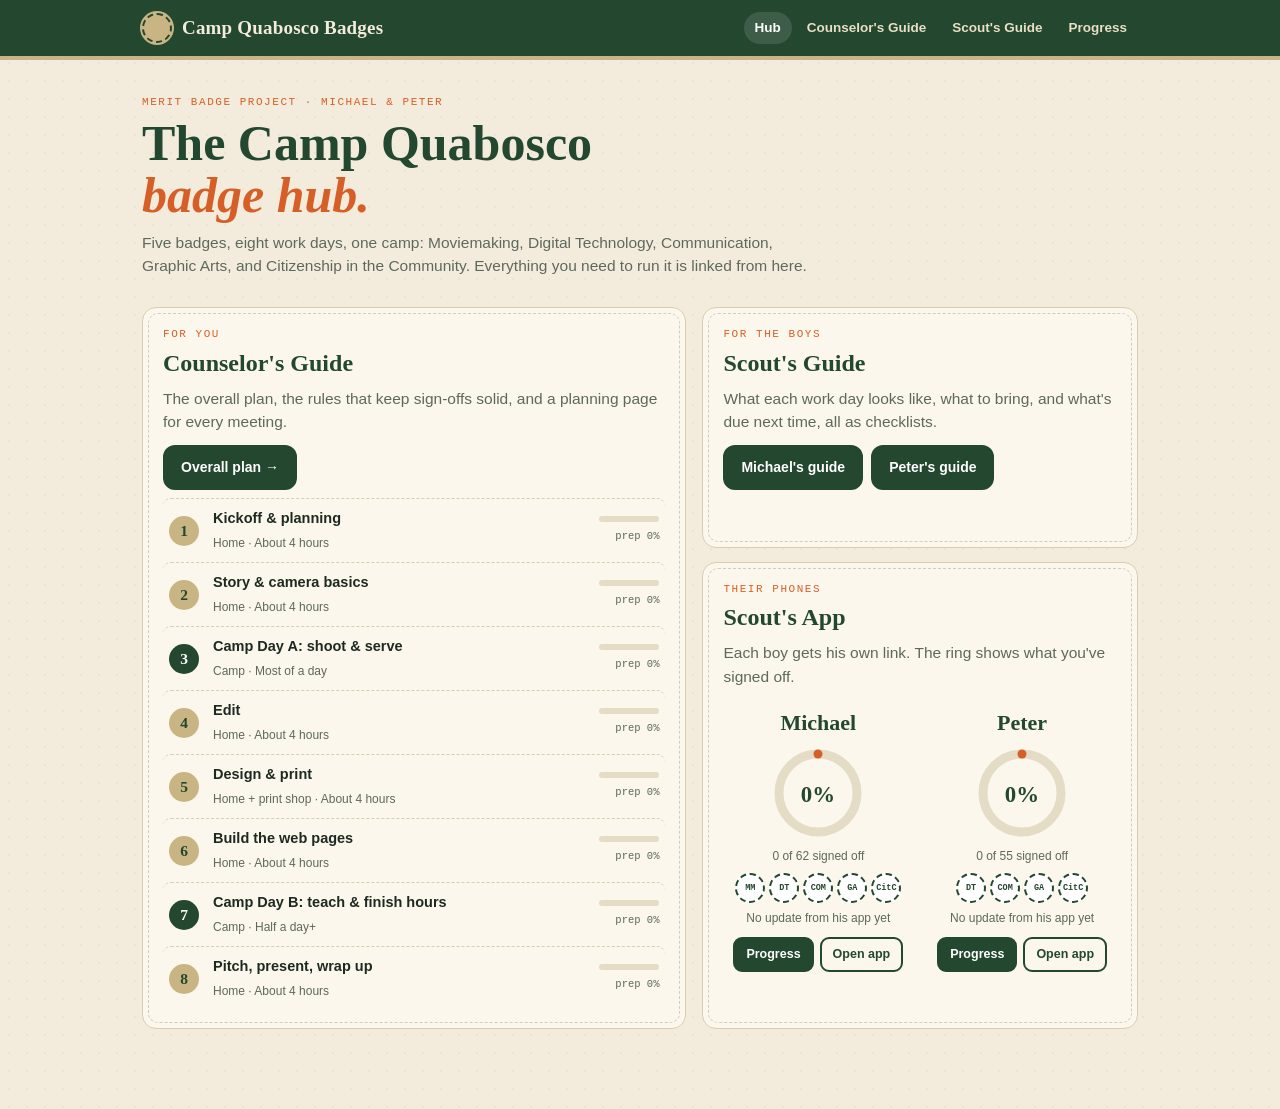
<file: index.html>
<!DOCTYPE html>
<html lang="en">
<head>
<meta charset="UTF-8">
<meta name="viewport" content="width=device-width, initial-scale=1.0">
<title>Camp Quabosco Badge Hub</title>
<link rel="stylesheet" href="shared.css">
<style>
.hubgrid{display:grid;grid-template-columns:minmax(0,1.25fr) minmax(0,1fr);gap:16px;margin-top:22px}
@media(max-width:820px){.hubgrid{grid-template-columns:1fr}}
.door h3{font-family:var(--display);font-size:24px;color:var(--forest);margin:2px 0 6px;font-weight:600}
.door p{margin:0 0 12px;color:var(--muted)}
.mlist{list-style:none;margin:8px 0 0;padding:0;counter-reset:m}
.mlist li a{display:grid;grid-template-columns:34px minmax(0,1fr) 60px;gap:10px;align-items:center;padding:9px 6px;border-top:1px dashed var(--line);text-decoration:none;color:var(--ink);border-radius:8px}
.mlist li a:hover{background:#f1e8d2}
.mnum{width:30px;height:30px;border-radius:50%;display:grid;place-items:center;font-family:var(--display);font-weight:700;background:var(--khaki);color:var(--forest)}
.mlist li.camp .mnum{background:var(--forest);color:#fff}
.mt b{display:block;font-size:14.5px}
.mt span{font-size:12px;color:var(--muted)}
.mp{text-align:right}
.mp .bar{height:6px}
.mp small{font-family:var(--mono);font-size:10.5px;color:var(--muted)}
.scouts{display:grid;grid-template-columns:repeat(2,minmax(0,1fr));gap:14px}
@media(max-width:560px){.scouts{grid-template-columns:1fr}}
.sc{text-align:center}
.sc h4{font-family:var(--display);font-size:22px;margin:6px 0 2px;color:var(--forest)}
.sc .ring{margin:6px auto}
.sc .row{display:flex;gap:6px;justify-content:center;flex-wrap:wrap;margin-top:10px}
.sc .meta{font-size:12px;color:var(--muted)}
.mini-badges{display:flex;gap:4px;justify-content:center;margin-top:8px}
.mini-badges span{width:30px;height:30px;border-radius:50%;display:grid;place-items:center;font-family:var(--mono);font-size:8.5px;font-weight:700;border:2px dashed var(--forest);color:var(--forest);background:#fff}
.mini-badges span.full{background:var(--forest);color:#fff;border-style:solid}
.links{display:flex;gap:8px;flex-wrap:wrap}
</style>
</head>
<body>
<div class="topbar" id="topbar"></div>
<div class="wrap">
  <div class="hero">
    <div class="eyebrow">Merit badge project · Michael &amp; Peter</div>
    <h1 class="title">The Camp Quabosco<br><em>badge hub.</em></h1>
    <p class="lede">Five badges, eight work days, one camp: Moviemaking, Digital Technology, Communication, Graphic Arts, and Citizenship in the Community. Everything you need to run it is linked from here.</p>
  </div>

  <div class="hubgrid">
    <div class="patch door">
      <div class="eyebrow">For you</div>
      <h3>Counselor's Guide</h3>
      <p>The overall plan, the rules that keep sign-offs solid, and a planning page for every meeting.</p>
      <div class="links"><a class="btn" href="counselor.html">Overall plan →</a></div>
      <ul class="mlist" id="mlist"></ul>
    </div>

    <div class="grid">
      <div class="patch door">
        <div class="eyebrow">For the boys</div>
        <h3>Scout's Guide</h3>
        <p>What each work day looks like, what to bring, and what's due next time, all as checklists.</p>
        <div class="links"><a class="btn" href="scout.html?scout=michael">Michael's guide</a><a class="btn" href="scout.html?scout=peter">Peter's guide</a></div>
      </div>
      <div class="patch door">
        <div class="eyebrow">Their phones</div>
        <h3>Scout's App</h3>
        <p>Each boy gets his own link. The ring shows what you've signed off.</p>
        <div class="scouts" id="scouts"></div>
      </div>
    </div>
  </div>
</div>
<script src="data1.js"></script>
<script src="data2.js"></script>
<script src="sessions.js"></script>
<script src="common.js"></script>
<script>
(function(){
  var U=HUB;U.nav("hub");
  document.getElementById("mlist").innerHTML=SESSIONS.map(function(s){
    var p=U.listPct("prep-"+s.id,s.prep.length);
    return "<li class='"+(s.kind==="Camp"?"camp":"")+"'><a href='meeting.html?s="+s.id+"'><span class='mnum'>"+s.n+"</span><span class='mt'><b>"+U.esc(s.title)+"</b><span>"+U.esc(s.kind)+" · "+U.esc(s.len)+"</span></span><span class='mp'><div class='bar'><i style='width:"+p+"%'></i></div><small>prep "+p+"%</small></span></a></li>";
  }).join("");
  document.getElementById("scouts").innerHTML=U.SCOUTS.map(function(sc){
    var need=0,got=0,mb="";
    U.badgesFor(sc.id).forEach(function(b){var u=U.units(b,U.signed(sc.id));need+=u.need;got+=u.got;
      mb+="<span class='"+(u.pct===100?"full":"")+"' title='"+U.esc(b.name)+": "+u.pct+"%'>"+U.shortName(b.id)+"</span>";});
    var pct=need?Math.round(got/need*100):0;
    var imp=U.H.imports[sc.id];
    return "<div class='sc'><h4>"+sc.name+"</h4>"+U.ring(pct,96,9)+"<div class='meta'>"+got+" of "+need+" signed off</div><div class='mini-badges'>"+mb+"</div>"+
      "<div class='meta' style='margin-top:6px'>"+(imp?"Last update from his app: "+new Date(imp.at).toLocaleDateString():"No update from his app yet")+"</div>"+
      "<div class='row'><a class='btn small' href='progress.html?scout="+sc.id+"'>Progress</a><a class='btn small ghost' href='app/index.html?scout="+sc.id+"'>Open app</a></div></div>";
  }).join("");
})();
</script>
</body>
</html>
</file>
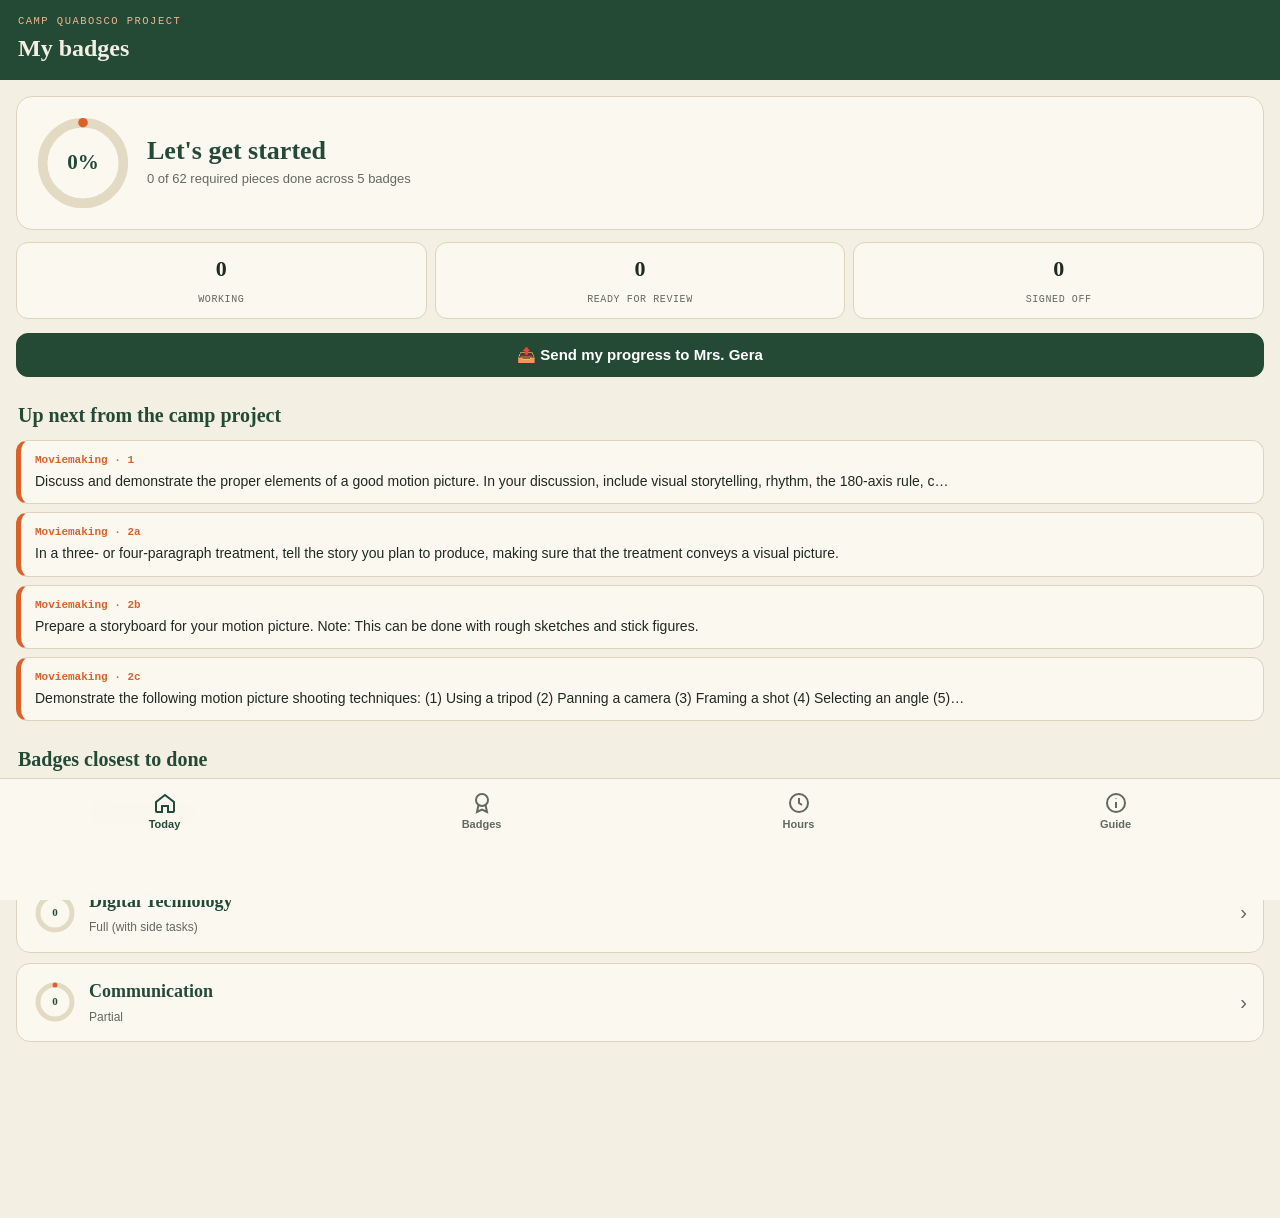
<file: app/index.html>
<!DOCTYPE html>
<html lang="en">
<head>
<meta charset="utf-8">
<meta name="viewport" content="width=device-width,initial-scale=1,viewport-fit=cover">
<meta name="theme-color" content="#244a35">
<meta name="apple-mobile-web-app-capable" content="yes">
<meta name="mobile-web-app-capable" content="yes">
<meta name="apple-mobile-web-app-title" content="Badges">
<meta name="apple-mobile-web-app-status-bar-style" content="black-translucent">
<script>
// Each Scout's home-screen icon should reopen his own link.
(function(){var s=(new URLSearchParams(location.search).get("scout")||"").toLowerCase();
var l=document.createElement("link");l.rel="manifest";l.href=(s==="michael"||s==="peter")?"manifest-"+s+".json":"manifest.json";document.head.appendChild(l);})();
</script>
<link rel="icon" href="icon.svg" type="image/svg+xml">
<link rel="apple-touch-icon" href="icon.svg">
<title>Quabosco Badge Tracker</title>
<style>
:root{
  --paper:#f4efe3; --card:#fbf8f0; --ink:#1f2a22; --muted:#626a60; --line:#ddd4bf;
  --forest:#244a35; --moss:#5f7d4a; --orange:#d9622b; --gold:#c99a5b; --sky:#2f6f8f;
  --display:"Iowan Old Style","Palatino Linotype",Palatino,Georgia,serif;
  --body:-apple-system,"SF Pro Text","Segoe UI",Roboto,sans-serif;
  --mono:"SF Mono",Menlo,Consolas,monospace;
  --safeB:env(safe-area-inset-bottom,0px); --safeT:env(safe-area-inset-top,0px);
}
*{box-sizing:border-box;-webkit-tap-highlight-color:transparent}
html,body{margin:0;background:var(--paper);color:var(--ink);font-family:var(--body);font-size:16px;line-height:1.45}
body{padding-bottom:calc(150px + var(--safeB))}
.top{position:sticky;top:0;z-index:5;background:var(--forest);color:var(--paper);padding:calc(14px + var(--safeT)) 18px 14px}
.top .k{font-family:var(--mono);font-size:10.5px;letter-spacing:.14em;text-transform:uppercase;color:#f2b38f}
.top h1{font-family:var(--display);font-size:24px;margin:2px 0 0;font-weight:600}
.view{display:none;padding:16px}
.view.on{display:block}
.hero{background:var(--card);border:1px solid var(--line);border-radius:16px;padding:18px;display:flex;gap:16px;align-items:center}
.hero svg{flex:0 0 96px;width:96px;height:96px}
.hero b{font-family:var(--display);font-size:26px;color:var(--forest);display:block;line-height:1.1}
.hero span{font-size:13px;color:var(--muted)}
h2{font-family:var(--display);font-size:20px;color:var(--forest);margin:24px 2px 10px;font-weight:600}
.counts{display:grid;grid-template-columns:repeat(3,minmax(0,1fr));gap:8px;margin-top:12px}
.counts div{background:var(--card);border:1px solid var(--line);border-radius:12px;padding:10px;text-align:center}
.counts b{display:block;font-family:var(--display);font-size:22px}
.counts span{font-family:var(--mono);font-size:10px;letter-spacing:.06em;text-transform:uppercase;color:var(--muted)}
.card{background:var(--card);border:1px solid var(--line);border-radius:14px;margin-bottom:10px;overflow:hidden}
.brow{display:flex;align-items:center;gap:12px;padding:14px 16px;cursor:pointer}
.brow .nm{flex:1;min-width:0}
.brow .nm b{font-family:var(--display);font-size:18px;color:var(--forest);display:block}
.brow .nm small{font-size:12px;color:var(--muted)}
.eagle{font-family:var(--mono);font-size:9px;letter-spacing:.08em;color:#a5371a;border:1px solid #a5371a66;border-radius:4px;padding:1px 5px;margin-left:6px;vertical-align:2px}
.mini{width:44px;height:44px;flex:0 0 44px}
.chev{color:var(--muted);font-size:20px;transition:transform .2s}
.card.open .chev{transform:rotate(90deg)}
.reqs{display:none;border-top:1px dashed var(--line)}
.card.open .reqs{display:block}
.blurb{font-size:13.5px;color:var(--muted);padding:12px 16px 4px;margin:0}
.req{padding:12px 16px;border-top:1px solid var(--line)}
.req:first-of-type{border-top:0}
.rtop{display:flex;gap:10px;align-items:flex-start}
.rid{font-family:var(--mono);font-size:12px;font-weight:700;color:var(--forest);min-width:40px;padding-top:2px}
.rtx{flex:1;font-size:14.5px}
.rtx .tag{margin-top:6px}
.tag{display:inline-block;font-family:var(--mono);font-size:10px;font-weight:700;letter-spacing:.05em;padding:2px 7px;border-radius:4px;text-transform:uppercase}
.tag.P{background:var(--forest);color:#fff}.tag.T{background:#e7d9b6;color:#5a4615}.tag.O{border:1px dashed var(--orange);color:var(--orange)}
.tip{font-size:13px;color:var(--muted);margin:6px 0 0 50px}
.grp{border-top:1px solid var(--line)}
.ghead{display:flex;gap:8px;padding:14px 16px 8px;background:#f4eedd;font-size:14.5px;font-weight:600;line-height:1.4}
.gnum{font-family:var(--mono);color:var(--forest);min-width:22px}
.gpick{display:inline-block;margin-top:6px;font-family:var(--mono);font-size:11px;font-weight:700;color:var(--orange);border:1px solid var(--orange);border-radius:10px;padding:2px 8px}
.grp .req{border-top:1px dashed var(--line)}
.rmeta{display:flex;flex-wrap:wrap;gap:8px;align-items:center;margin-top:8px}
.tipx{font-size:13px;color:var(--muted)}
.req .ctl,.req .note{margin-left:0}
.src{display:block;padding:12px 16px 16px;font-size:13px;color:var(--sky);border-top:1px solid var(--line)}
.ctl{display:flex;gap:8px;margin:10px 0 0 50px;flex-wrap:wrap}
.st{border:1.5px solid var(--forest);background:transparent;color:var(--forest);border-radius:20px;padding:8px 14px;font-size:13.5px;font-weight:600;font-family:var(--body);min-height:40px}
.st.doing{background:#f6e3c8;border-color:var(--gold);color:#6b4a14}
.st.ready{background:var(--orange);border-color:var(--orange);color:#fff}
.st.signed{background:var(--forest);color:#fff}
.nbtn{border:1px solid var(--line);background:#fff;border-radius:20px;padding:8px 12px;font-size:13px;color:var(--muted);min-height:40px;font-family:var(--body)}
.nbtn.has{color:var(--sky);border-color:#2f6f8f66}
textarea,input{font-family:var(--body);font-size:16px;border:1px solid var(--line);border-radius:10px;padding:10px;background:#fff;color:var(--ink);width:100%}
.note{display:none;margin:10px 0 0 50px}
.note.on{display:block}
.note small{display:block;font-size:11.5px;color:var(--muted);margin-top:4px}
.chips{display:flex;gap:8px;overflow-x:auto;padding:2px 0 10px;scrollbar-width:none}
.btabs{position:sticky;top:calc(76px + var(--safeT));z-index:4;display:flex;gap:8px;overflow-x:auto;margin:-16px -16px 12px;padding:12px 16px;background:var(--paper);border-bottom:1px solid var(--line);scrollbar-width:none}
.btabs::-webkit-scrollbar{display:none}
.btab{flex:0 0 auto;display:flex;align-items:center;gap:8px;border:1.5px solid var(--line);background:var(--card);color:var(--forest);border-radius:14px;padding:6px 14px 6px 6px;font-family:var(--body);font-size:14px;font-weight:700}
.btab .mini{width:34px;height:34px;flex:0 0 34px}
.btab.on{background:var(--forest);border-color:var(--forest);color:#fff}
.btab.on .mini text{fill:#fff}
.card.solo .brow{cursor:default}.card.solo .chev{display:none}
.chips button{flex:0 0 auto;border:1.5px solid var(--forest);background:transparent;color:var(--forest);border-radius:20px;padding:7px 13px;font-size:13px;font-weight:600;font-family:var(--body)}
.chips button.on{background:var(--forest);color:#fff}
.next{display:flex;gap:12px;align-items:flex-start;background:var(--card);border:1px solid var(--line);border-left:5px solid var(--orange);border-radius:12px;padding:12px 14px;margin-bottom:8px}
.next b{font-family:var(--mono);font-size:11px;color:var(--orange);display:block}
.next p{margin:2px 0 0;font-size:14px}
.empty{color:var(--muted);font-size:14px;text-align:center;padding:18px}
.log form{display:grid;grid-template-columns:minmax(0,1fr) 90px;gap:8px;margin-bottom:12px}
.log form .full{grid-column:1/-1}
.log button.add{grid-column:1/-1;background:var(--forest);color:#fff;border:0;border-radius:12px;padding:13px;font-size:16px;font-weight:600}
.entry{display:flex;gap:10px;align-items:center;background:var(--card);border:1px solid var(--line);border-radius:12px;padding:10px 12px;margin-bottom:8px}
.entry .h{font-family:var(--display);font-size:22px;color:var(--forest);min-width:44px;text-align:center}
.entry .d{flex:1;min-width:0;font-size:14px}
.entry .d small{display:block;color:var(--muted);font-size:12px}
.entry button{border:0;background:transparent;color:var(--muted);font-size:20px;padding:6px}
.bar{height:12px;background:#e6ddc8;border-radius:8px;overflow:hidden;margin:8px 0 4px}
.bar i{display:block;height:100%;background:var(--orange);transition:width .4s}
.info p,.info li{font-size:14.5px}
.info ul{padding-left:20px}
.info li{margin:6px 0}
.box{background:var(--card);border:1px solid var(--line);border-radius:14px;padding:14px 16px;margin-bottom:12px}
.box h3{font-family:var(--display);color:var(--forest);margin:0 0 6px;font-size:17px}
.box p{margin:0 0 6px}
.mom{width:100%;border:1.5px dashed var(--forest);background:transparent;color:var(--forest);border-radius:12px;padding:12px;font-size:15px;font-weight:600;margin-top:4px;font-family:var(--body)}
.mom.on{background:var(--forest);color:#fff;border-style:solid}
.small{font-size:12.5px;color:var(--muted)}
nav{position:fixed;left:0;right:0;bottom:0;z-index:10;background:rgba(251,248,240,.97);backdrop-filter:blur(10px);-webkit-backdrop-filter:blur(10px);border-top:1px solid var(--line);display:grid;grid-template-columns:repeat(4,1fr);padding:6px 6px calc(64px + var(--safeB))}
nav button{border:0;background:transparent;font-family:var(--body);font-size:11px;color:var(--muted);display:flex;flex-direction:column;align-items:center;gap:3px;padding:6px 0;font-weight:600}
nav button svg{width:24px;height:24px}
nav button.on{color:var(--forest)}
.toast{position:fixed;left:50%;bottom:calc(140px + var(--safeB));transform:translateX(-50%) translateY(20px);background:var(--ink);color:#fff;padding:10px 16px;border-radius:20px;font-size:14px;opacity:0;transition:.25s;pointer-events:none;z-index:20}
.toast.on{opacity:1;transform:translateX(-50%) translateY(0)}
</style>
</head>
<body>
<div class="top"><div class="k" id="topK">Camp Quabosco project</div><h1 id="topH">My badges</h1></div>

<section class="view on" id="v-home">
  <div class="hero">
    <svg viewBox="0 0 100 100"><circle cx="50" cy="50" r="42" fill="none" stroke="#e3dac4" stroke-width="10"/><circle id="hArc" cx="50" cy="50" r="42" fill="none" stroke="#d9622b" stroke-width="10" stroke-linecap="round" stroke-dasharray="0 264" transform="rotate(-90 50 50)"/><text id="hPct" x="50" y="56" text-anchor="middle" font-family="Georgia,serif" font-size="22" font-weight="700" fill="#244a35">0%</text></svg>
    <div><b id="hTitle">Let's get started</b><span id="hSub"></span></div>
  </div>
  <div class="counts">
    <div><b id="cDoing">0</b><span>Working</span></div>
    <div><b id="cReady">0</b><span>Ready for review</span></div>
    <div><b id="cSigned">0</b><span>Signed off</span></div>
  </div>
  <button class="mom on" id="sendBtn" style="margin-top:14px">📤 Send my progress to Mrs. Gera</button>
  <h2>Up next from the camp project</h2>
  <div id="nextList"></div>
  <h2>Badges closest to done</h2>
  <div id="closeList"></div>
</section>
<section class="view" id="v-badges">
  <div class="btabs" id="btabs"></div>
  <div class="chips" id="chips">
    <button data-f="all" class="on">All</button>
    <button data-f="P">Camp project</button>
    <button data-f="T">Tie-ins</button>
    <button data-f="O">Outside work</button>
    <button data-f="open">Not done</button>
  </div>
  <div id="badgeList"></div>
</section>

<section class="view log" id="v-hours">
  <div class="box">
    <h3>Volunteer hours for the American Legion</h3>
    <p class="small">Citizenship in the Community 7c needs at least 8 hours. Log every session and have a Legion contact initial it.</p>
    <div class="bar"><i id="hrBar" style="width:0"></i></div>
    <div class="small" id="hrTotal">0 of 8 hours</div>
  </div>
  <form id="hrForm">
    <input class="full" id="hrTask" placeholder="What did you do? (e.g., filmed trail, cleared brush)" required>
    <input id="hrDate" type="date" required>
    <input id="hrHrs" type="number" inputmode="decimal" step="0.25" min="0.25" placeholder="Hours" required>
    <input class="full" id="hrWho" placeholder="Legion contact who initialed it">
    <button class="add" type="submit">Add session</button>
  </form>
  <div id="hrList"></div>
</section>

<section class="view info" id="v-info">
  <div class="box"><h3>How each badge works</h3><ul>
    <li><b>Before you start a badge:</b> talk to your Scoutmaster and get the blue card signed (or recorded in Scoutbook).</li>
    <li>Do each requirement <b>exactly as written</b>. Mrs. Gera can't change or skip any, even though she's your counselor.</li>
    <li>When you finish one, tap it to <b>Ready for review</b> and add a note about what you did and where the proof is.</li>
    <li>Mrs. Gera reviews it with you and marks it <b>Signed off</b>.</li></ul></div>
  <div class="box"><h3>Before you post anything</h3><ul>
    <li>Got the Legion's OK to film? The camp is private property.</li>
    <li>Anyone recognizable in the shot agreed to be posted (and their parent, if they're a kid)?</li>
    <li>Location tags turned off on the photo?</li>
    <li>Music is licensed or royalty-free?</li>
    <li>Website or blog going live? Mrs. Gera approves it first. Communication 7 and Digital Technology 6 require it.</li></ul></div>
  <div class="box"><h3>Key tags</h3>
    <p><span class="tag P">Camp project</span> The camp work itself counts.</p>
    <p><span class="tag T">Tie-in</span> A separate step, but you can make it about the camp.</p>
    <p><span class="tag O">Outside</span> Has to be done separately.</p></div>
  <div class="box"><h3>Counselor mode</h3>
    <p class="small">For Mrs. Gera. Turns on the "Signed off" step and lets you set a sign-off date. This is a convenience lock, not real security.</p>
    <button class="mom" id="momBtn">Turn on counselor mode</button></div>
  <div class="box"><h3>Backup</h3>
    <p class="small">Progress is saved only on this phone. Copy a backup every so often and text or email it to yourself.</p>
    <button class="mom" id="expBtn">Copy backup to clipboard</button>
    <button class="mom" id="impBtn" style="margin-top:8px">Restore from backup</button></div>
  <p class="small" style="text-align:center">Requirement wording is copied from scouting.org (2026). Check Scoutbook before each sign-off in case it changes.</p>
</section>

<nav id="nav">
  <button data-v="home" class="on"><svg viewBox="0 0 24 24" fill="none" stroke="currentColor" stroke-width="2"><path d="M3 11l9-7 9 7v9a1 1 0 0 1-1 1h-5v-6H9v6H4a1 1 0 0 1-1-1z"/></svg>Today</button>
  <button data-v="badges"><svg viewBox="0 0 24 24" fill="none" stroke="currentColor" stroke-width="2"><circle cx="12" cy="9" r="6"/><path d="M8.5 14l-1.5 7 5-2.5 5 2.5-1.5-7"/></svg>Badges</button>
  <button data-v="hours"><svg viewBox="0 0 24 24" fill="none" stroke="currentColor" stroke-width="2"><circle cx="12" cy="12" r="9"/><path d="M12 7v5l3 2"/></svg>Hours</button>
  <button data-v="info"><svg viewBox="0 0 24 24" fill="none" stroke="currentColor" stroke-width="2"><circle cx="12" cy="12" r="9"/><path d="M12 11v6M12 7.5v.5"/></svg>Guide</button>
</nav>
<div class="toast" id="toast"></div>
<script src="data1.js"></script>
<script src="data2.js"></script>
<script src="app.js"></script>
</body>
</html>
</file>
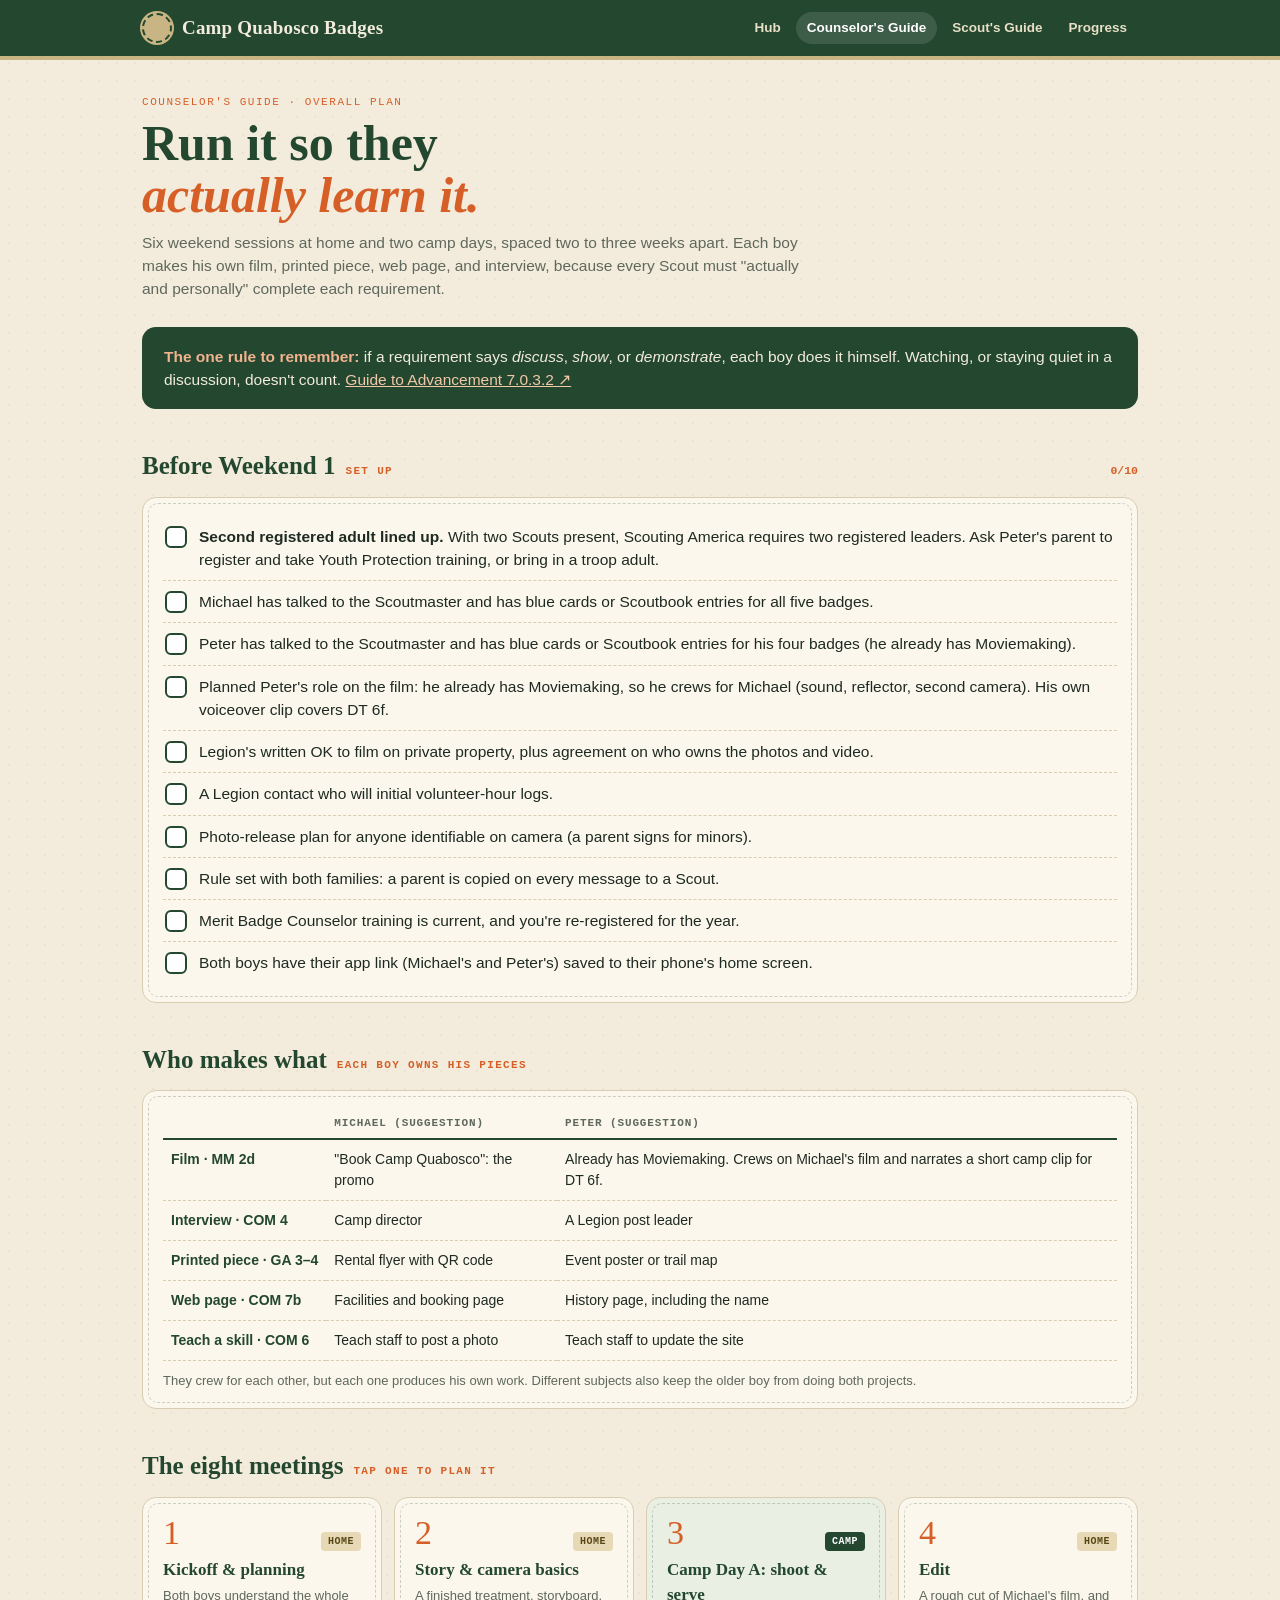
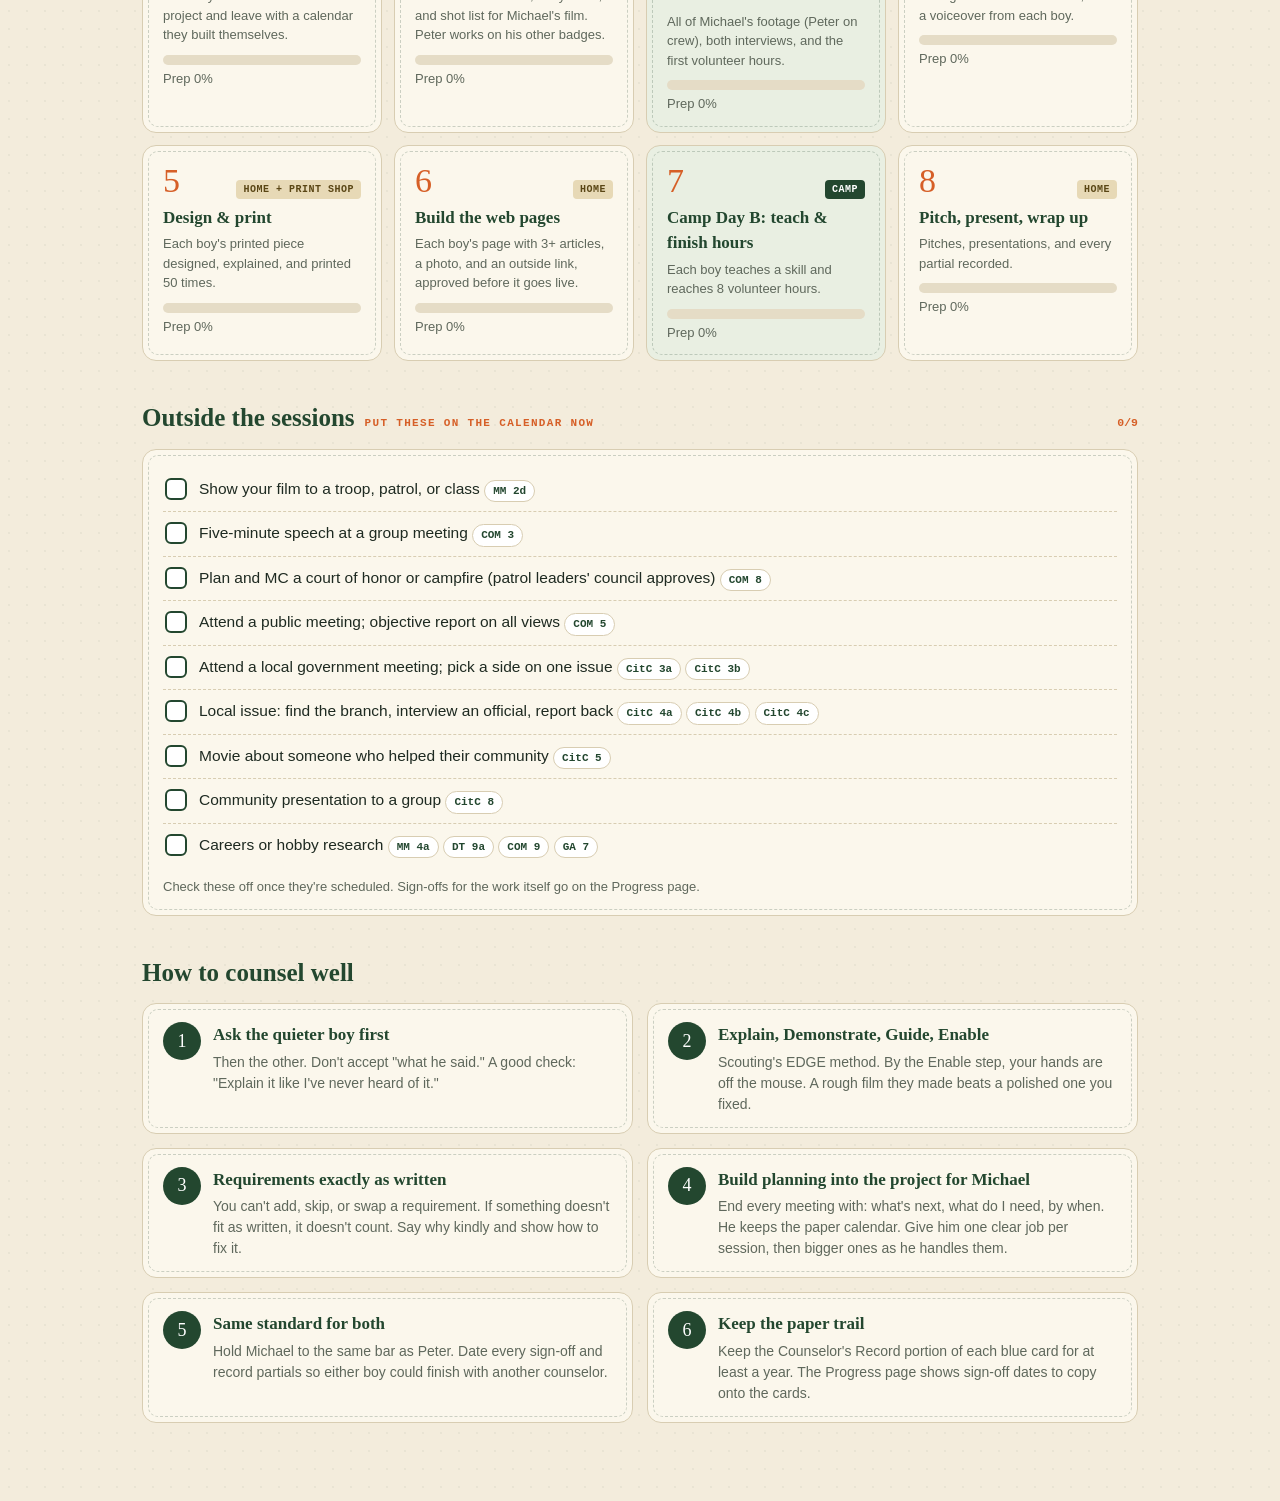
<file: counselor.html>
<!DOCTYPE html>
<html lang="en">
<head>
<meta charset="UTF-8">
<meta name="viewport" content="width=device-width, initial-scale=1.0">
<title>Counselor's Guide Overall Plan</title>
<link rel="stylesheet" href="shared.css">
<style>
.timeline{display:grid;grid-template-columns:repeat(4,minmax(0,1fr));gap:12px}
@media(max-width:820px){.timeline{grid-template-columns:1fr 1fr}}
.tl{text-decoration:none;color:var(--ink);display:block;transition:transform .15s}
.tl:hover{transform:translateY(-3px)}
.tl .n{font-family:var(--display);font-size:34px;color:var(--orange);line-height:1}
.tl h4{font-family:var(--display);font-size:17px;color:var(--forest);margin:6px 0 4px}
.tl p{font-size:13px;color:var(--muted);margin:0 0 10px}
.tl.camp{background:#e9efe2}
.own{width:100%;border-collapse:collapse;font-size:14px}
.own th{font-family:var(--mono);font-size:11px;letter-spacing:.08em;text-transform:uppercase;color:var(--muted);text-align:left;padding:6px 8px;border-bottom:2px solid var(--forest)}
.own td{padding:9px 8px;border-bottom:1px dashed var(--line);vertical-align:top}
.own td:first-child{font-weight:700;color:var(--forest);white-space:nowrap}
.rule{display:flex;gap:12px;align-items:flex-start}
.rule .ic{flex:0 0 38px;height:38px;border-radius:50%;background:var(--forest);color:#fff;display:grid;place-items:center;font-family:var(--display);font-size:18px}
.rule h4{margin:0 0 4px;font-family:var(--display);font-size:17px;color:var(--forest)}
.rule p{margin:0;font-size:14px;color:var(--muted)}
.callout{background:var(--forest);color:var(--paper);border-radius:14px;padding:18px 22px}
.callout b{color:#f2b38f}
.callout a{color:#f2c9a8}
.head2{display:flex;justify-content:space-between;align-items:baseline;gap:10px}
</style>
</head>
<body>
<div class="topbar" id="topbar"></div>
<div class="wrap">
  <div class="hero">
    <div class="eyebrow">Counselor's Guide · Overall plan</div>
    <h1 class="title">Run it so they<br><em>actually learn it.</em></h1>
    <p class="lede">Six weekend sessions at home and two camp days, spaced two to three weeks apart. Each boy makes his own film, printed piece, web page, and interview, because every Scout must "actually and personally" complete each requirement.</p>
  </div>

  <div class="callout" style="margin-top:18px"><b>The one rule to remember:</b> if a requirement says <i>discuss</i>, <i>show</i>, or <i>demonstrate</i>, each boy does it himself. Watching, or staying quiet in a discussion, doesn't count. <a href="https://filestore.scouting.org/filestore/pdf/gta-section-7.pdf" target="_blank" rel="noopener">Guide to Advancement 7.0.3.2 ↗</a></div>

  <h2 class="sec">Before Weekend 1 <small>Set up</small> <span class="count" data-count-for="before" style="margin-left:auto"></span></h2>
  <div class="patch">
    <ul class="check" data-list="before">
      <li><b>Second registered adult lined up.</b> With two Scouts present, Scouting America requires two registered leaders. Ask Peter's parent to register and take Youth Protection training, or bring in a troop adult.</li>
      <li>Michael has talked to the Scoutmaster and has blue cards or Scoutbook entries for all five badges.</li>
      <li>Peter has talked to the Scoutmaster and has blue cards or Scoutbook entries for his four badges (he already has Moviemaking).</li>
      <li>Planned Peter's role on the film: he already has Moviemaking, so he crews for Michael (sound, reflector, second camera). His own voiceover clip covers DT 6f.</li>
      <li>Legion's written OK to film on private property, plus agreement on who owns the photos and video.</li>
      <li>A Legion contact who will initial volunteer-hour logs.</li>
      <li>Photo-release plan for anyone identifiable on camera (a parent signs for minors).</li>
      <li>Rule set with both families: a parent is copied on every message to a Scout.</li>
      <li>Merit Badge Counselor training is current, and you're re-registered for the year.</li>
      <li>Both boys have their app link (Michael's and Peter's) saved to their phone's home screen.</li>
    </ul>
  </div>

  <h2 class="sec">Who makes what <small>Each boy owns his pieces</small></h2>
  <div class="patch">
    <table class="own">
      <thead><tr><th></th><th>Michael (suggestion)</th><th>Peter (suggestion)</th></tr></thead>
      <tbody>
        <tr><td>Film · MM 2d</td><td>"Book Camp Quabosco": the promo</td><td>Already has Moviemaking. Crews on Michael's film and narrates a short camp clip for DT 6f.</td></tr>
        <tr><td>Interview · COM 4</td><td>Camp director</td><td>A Legion post leader</td></tr>
        <tr><td>Printed piece · GA 3–4</td><td>Rental flyer with QR code</td><td>Event poster or trail map</td></tr>
        <tr><td>Web page · COM 7b</td><td>Facilities and booking page</td><td>History page, including the name</td></tr>
        <tr><td>Teach a skill · COM 6</td><td>Teach staff to post a photo</td><td>Teach staff to update the site</td></tr>
      </tbody>
    </table>
    <p class="small muted" style="margin:10px 0 0">They crew for each other, but each one produces his own work. Different subjects also keep the older boy from doing both projects.</p>
  </div>

  <h2 class="sec">The eight meetings <small>Tap one to plan it</small></h2>
  <div class="timeline" id="timeline"></div>

  <h2 class="sec">Outside the sessions <small>Put these on the calendar now</small> <span class="count" data-count-for="outside" style="margin-left:auto"></span></h2>
  <div class="patch">
    <ul class="check" data-list="outside" id="outsideList"></ul>
    <p class="small muted" style="margin:10px 0 0">Check these off once they're scheduled. Sign-offs for the work itself go on the Progress page.</p>
  </div>

  <h2 class="sec">How to counsel well</h2>
  <div class="grid g2">
    <div class="patch rule"><div class="ic">1</div><div><h4>Ask the quieter boy first</h4><p>Then the other. Don't accept "what he said." A good check: "Explain it like I've never heard of it."</p></div></div>
    <div class="patch rule"><div class="ic">2</div><div><h4>Explain, Demonstrate, Guide, Enable</h4><p>Scouting's EDGE method. By the Enable step, your hands are off the mouse. A rough film they made beats a polished one you fixed.</p></div></div>
    <div class="patch rule"><div class="ic">3</div><div><h4>Requirements exactly as written</h4><p>You can't add, skip, or swap a requirement. If something doesn't fit as written, it doesn't count. Say why kindly and show how to fix it.</p></div></div>
    <div class="patch rule"><div class="ic">4</div><div><h4>Build planning into the project for Michael</h4><p>End every meeting with: what's next, what do I need, by when. He keeps the paper calendar. Give him one clear job per session, then bigger ones as he handles them.</p></div></div>
    <div class="patch rule"><div class="ic">5</div><div><h4>Same standard for both</h4><p>Hold Michael to the same bar as Peter. Date every sign-off and record partials so either boy could finish with another counselor.</p></div></div>
    <div class="patch rule"><div class="ic">6</div><div><h4>Keep the paper trail</h4><p>Keep the Counselor's Record portion of each blue card for at least a year. The Progress page shows sign-off dates to copy onto the cards.</p></div></div>
  </div>
</div>
<script src="data1.js"></script>
<script src="data2.js"></script>
<script src="sessions.js"></script>
<script src="common.js"></script>
<script>
(function(){
  var U=HUB;U.nav("counselor");
  document.getElementById("timeline").innerHTML=SESSIONS.map(function(s){
    var p=U.listPct("prep-"+s.id,s.prep.length);
    return "<a class='patch tl"+(s.kind==="Camp"?" camp":"")+"' href='meeting.html?s="+s.id+"'><div class='head2'><span class='n'>"+s.n+"</span><span class='tag "+(s.kind==="Camp"?"camp":"home")+"'>"+U.esc(s.kind)+"</span></div><h4>"+U.esc(s.title)+"</h4><p>"+U.esc(s.goal)+"</p><div class='bar'><i style='width:"+p+"%'></i></div><div class='small muted' style='margin-top:4px'>Prep "+p+"%</div></a>";
  }).join("");
  document.getElementById("outsideList").innerHTML=OUTSIDE.map(function(o){
    return "<li>"+U.esc(o.t)+" "+o.r.map(function(k){return "<span class='chip'>"+U.esc(U.BY[k]?U.BY[k].code:k)+"</span>";}).join(" ")+"</li>";
  }).join("");
  U.wireChecklists(document);
})();
</script>
</body>
</html>
</file>
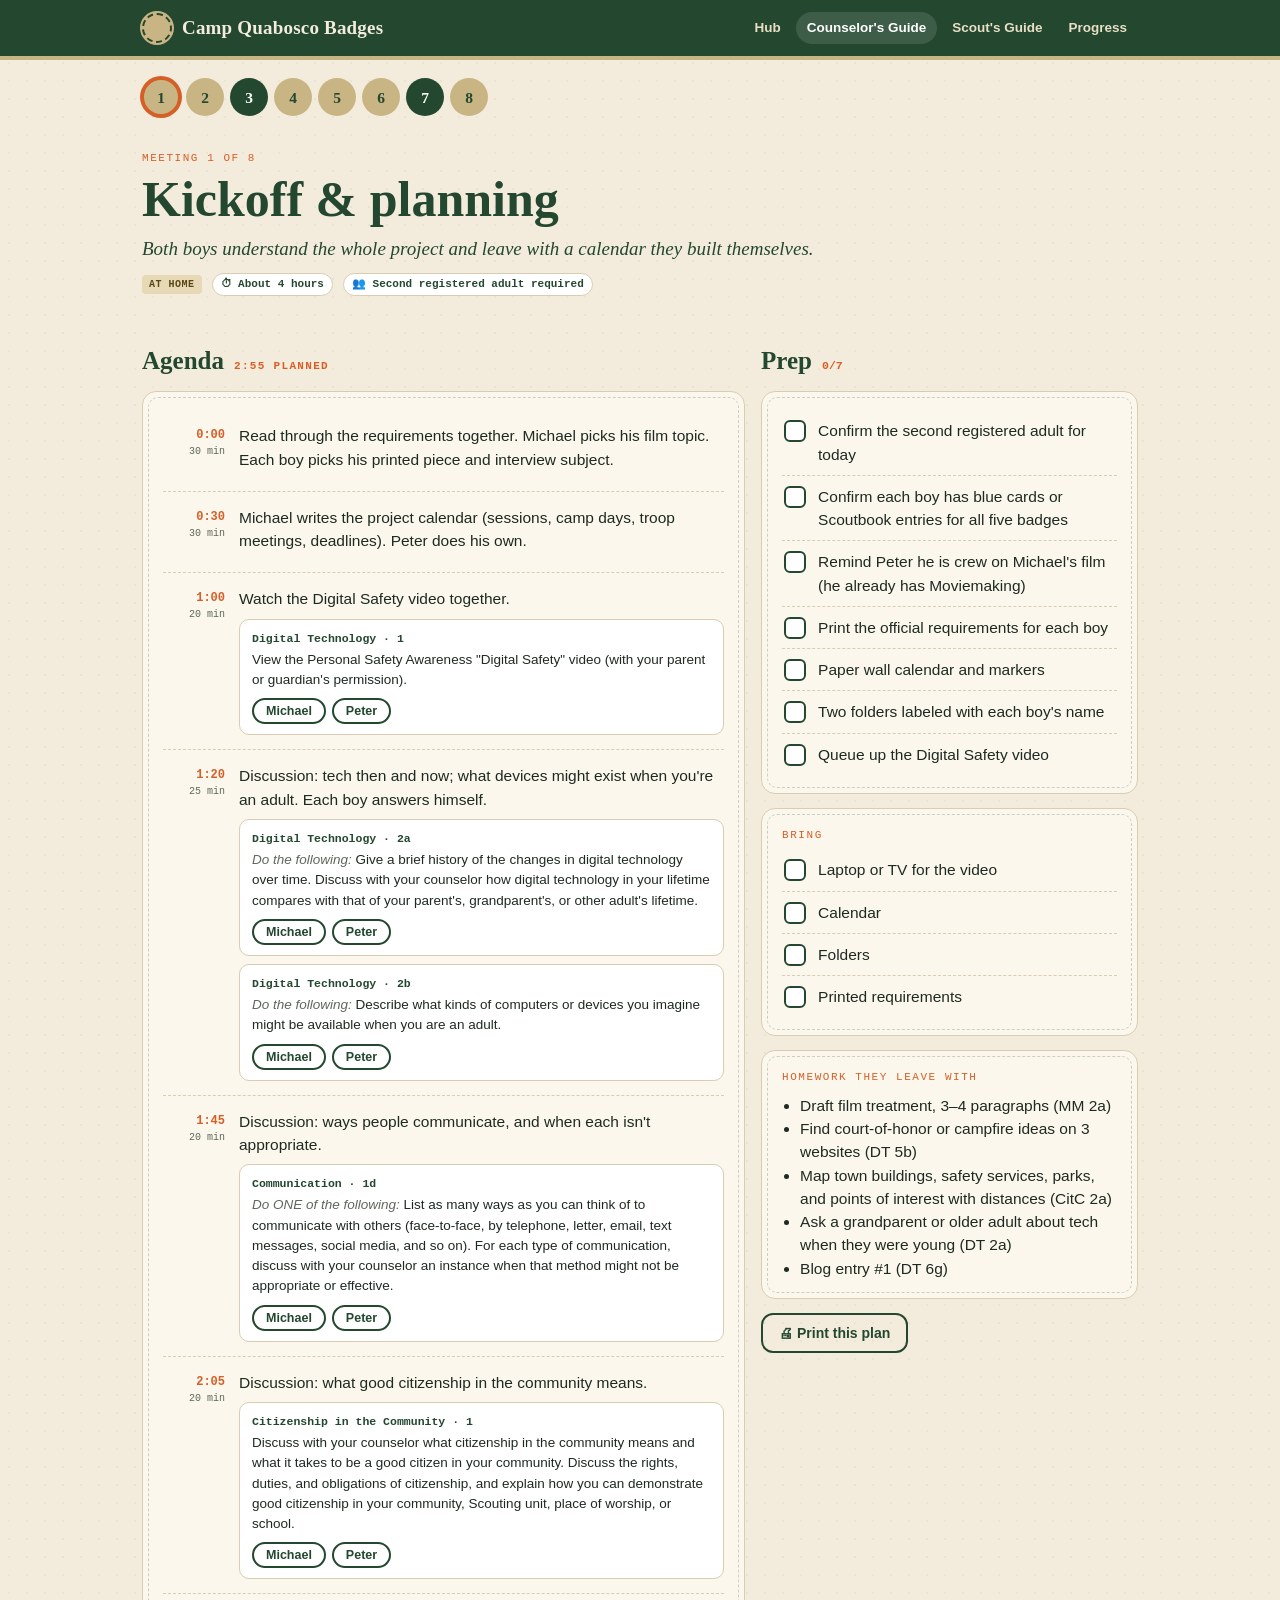
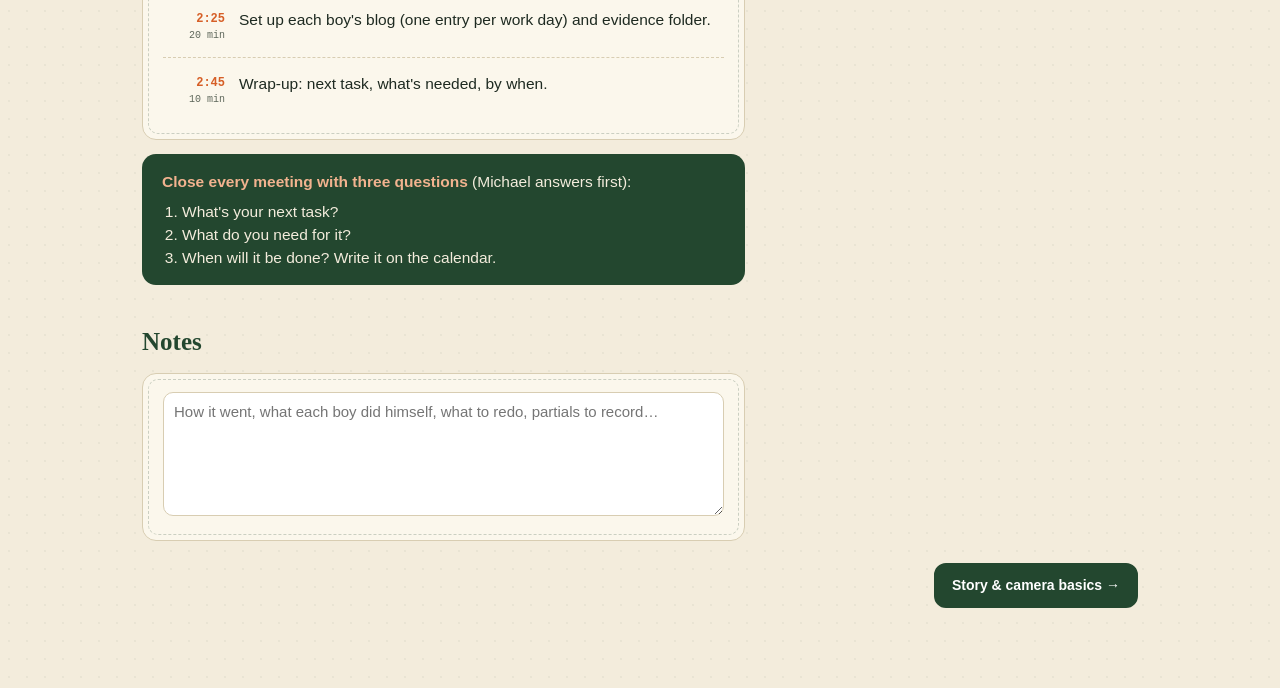
<file: meeting.html>
<!DOCTYPE html>
<html lang="en">
<head>
<meta charset="UTF-8">
<meta name="viewport" content="width=device-width, initial-scale=1.0">
<title>Meeting Plan</title>
<link rel="stylesheet" href="shared.css">
<style>
.strip{display:flex;gap:6px;flex-wrap:wrap;margin-top:18px}
.strip a{width:38px;height:38px;border-radius:50%;display:grid;place-items:center;text-decoration:none;font-family:var(--display);font-weight:700;background:var(--khaki);color:var(--forest);border:2px solid transparent}
.strip a.camp{background:var(--forest);color:#fff}
.strip a.on{border-color:var(--orange);box-shadow:0 0 0 2px var(--orange)}
.meta{display:flex;gap:10px;flex-wrap:wrap;align-items:center;margin-top:10px}
.goal{font-family:var(--display);font-size:19px;color:var(--forest);font-style:italic;margin:0}
.ag{list-style:none;margin:0;padding:0}
.ag>li{display:grid;grid-template-columns:62px minmax(0,1fr);gap:14px;padding:14px 0;border-top:1px dashed var(--line)}
.ag>li:first-child{border-top:0}
.clock{font-family:var(--mono);font-size:12px;color:var(--orange);font-weight:700;text-align:right;padding-top:2px}
.clock small{display:block;color:var(--muted);font-weight:400}
.ag p{margin:0 0 6px}
.req{background:#fff;border:1px solid var(--line);border-radius:10px;padding:10px 12px;margin-top:8px}
.req .code{font-family:var(--mono);font-size:11.5px;font-weight:700;color:var(--forest)}
.req .rt{font-size:13.5px;color:var(--ink);margin:3px 0 8px}
.req .rt i{color:var(--muted)}
.sg{display:flex;gap:6px;flex-wrap:wrap}
.sg button{font-family:var(--body);font-size:12.5px;font-weight:700;border:2px solid var(--forest);background:#fff;color:var(--forest);border-radius:20px;padding:4px 12px;cursor:pointer}
.sg button.on{background:var(--forest);color:#fff}
.sg button .d{font-weight:400;opacity:.8;margin-left:4px}
.side .patch{margin-bottom:14px}
.layout{display:grid;grid-template-columns:minmax(0,1.6fr) minmax(0,1fr);gap:16px;align-items:start}
@media(max-width:860px){.layout{grid-template-columns:1fr}}
.pn{display:flex;justify-content:space-between;gap:10px;margin-top:22px}
.wrapq{background:var(--forest);color:var(--paper);border-radius:14px;padding:16px 20px}
.wrapq b{color:#f2b38f}
.wrapq ol{margin:6px 0 0;padding-left:20px}
@media print{.layout{grid-template-columns:1fr}.sg button{border-width:1px}}
</style>
</head>
<body>
<div class="topbar" id="topbar"></div>
<div class="wrap">
  <div class="strip noprint" id="strip"></div>
  <div class="hero" id="hero"></div>
  <div class="layout">
    <div>
      <h2 class="sec">Agenda <small id="total"></small></h2>
      <div class="patch"><ol class="ag" id="agenda"></ol></div>
      <div class="wrapq" style="margin-top:14px"><b>Close every meeting with three questions</b> (Michael answers first):
        <ol><li>What's your next task?</li><li>What do you need for it?</li><li>When will it be done? Write it on the calendar.</li></ol></div>
      <h2 class="sec">Notes</h2>
      <div class="patch"><textarea id="notes" rows="6" placeholder="How it went, what each boy did himself, what to redo, partials to record…"></textarea></div>
    </div>
    <div class="side">
      <h2 class="sec">Prep <span class="count" data-count-for="" id="prepCount"></span></h2>
      <div class="patch"><ul class="check" id="prep"></ul></div>
      <div class="patch"><div class="eyebrow">Bring</div><ul class="check" id="bring" style="margin-top:6px"></ul></div>
      <div class="patch"><div class="eyebrow">Homework they leave with</div><ul id="hw" style="margin:8px 0 0;padding-left:18px"></ul></div>
      <button class="btn ghost noprint" onclick="print()">🖨 Print this plan</button>
    </div>
  </div>
  <div class="pn noprint" id="pn"></div>
</div>
<script src="data1.js"></script>
<script src="data2.js"></script>
<script src="sessions.js"></script>
<script src="common.js"></script>
<script>
(function(){
  var U=HUB,H=U.H;U.nav("counselor");
  var id=new URLSearchParams(location.search).get("s")||SESSIONS[0].id;
  var idx=SESSIONS.findIndex(function(s){return s.id===id;});if(idx<0)idx=0;
  var s=SESSIONS[idx];
  document.title="Meeting "+s.n+": "+s.title;
  var isCamp=s.kind==="Camp";
  document.getElementById("strip").innerHTML=SESSIONS.map(function(x){
    return "<a href='meeting.html?s="+x.id+"' class='"+(x.kind==="Camp"?"camp ":"")+(x.id===s.id?"on":"")+"' title='"+U.esc(x.title)+"'>"+x.n+"</a>";}).join("");
  document.getElementById("hero").innerHTML="<div class='eyebrow'>Meeting "+s.n+" of "+SESSIONS.length+"</div><h1 class='title'>"+U.esc(s.title)+"</h1><p class='goal'>"+U.esc(s.goal)+"</p>"+
    "<div class='meta'><span class='tag "+(isCamp?"camp":"home")+"'>"+(isCamp?"At camp":"At home")+"</span><span class='chip'>⏱ "+U.esc(s.len)+"</span><span class='chip'>👥 Second registered adult required</span></div>";

  function li(arr){return arr.map(function(t){return "<li>"+U.esc(t)+"</li>";}).join("");}
  var prep=document.getElementById("prep");prep.setAttribute("data-list","prep-"+s.id);prep.innerHTML=li(s.prep);
  document.getElementById("prepCount").setAttribute("data-count-for","prep-"+s.id);
  var bring=document.getElementById("bring");bring.setAttribute("data-list","bring-"+s.id);bring.innerHTML=li(s.bring);
  document.getElementById("hw").innerHTML=li(s.homework);

  var t=0;
  function fmt(m){var h=Math.floor(m/60),mm=m%60;return h+":"+(mm<10?"0":"")+mm;}
  function signBtns(k){
    return U.SCOUTS.filter(function(sc){return U.hasBadge(sc.id,k);}).map(function(sc){var d=H.sign[sc.id][k];
      return "<button data-k='"+k+"' data-s='"+sc.id+"' class='"+(d?"on":"")+"'>"+(d?"✓ ":"")+sc.name+(d?"<span class='d'>"+U.esc(d)+"</span>":"")+"</button>";}).join("");
  }
  document.getElementById("agenda").innerHTML=s.agenda.map(function(a){
    var start=t;t+=a.min;
    var reqs=(a.r||[]).map(function(k){var x=U.BY[k];if(!x)return "";
      var stem=x.it[1]&&x.g.h?"<i>"+U.esc(x.g.h)+"</i> ":"";
      return "<div class='req'><div class='code'>"+U.esc(x.b.name)+" · "+U.esc(x.it[0])+"</div><div class='rt'>"+(x.it[1]?stem+U.esc(x.it[1]):U.esc(x.g.h))+"</div><div class='sg noprint'>"+signBtns(k)+"</div></div>";}).join("");
    return "<li><div class='clock'>"+fmt(start)+"<small>"+a.min+" min</small></div><div><p>"+U.esc(a.t)+"</p>"+reqs+"</div></li>";
  }).join("");
  document.getElementById("total").textContent=fmt(t)+" planned";

  document.getElementById("agenda").addEventListener("click",function(e){
    var b=e.target.closest("button[data-k]");if(!b)return;
    var k=b.getAttribute("data-k"),sc=b.getAttribute("data-s");
    if(H.sign[sc][k]){if(!confirm("Remove this sign-off?"))return;delete H.sign[sc][k];U.toast("Sign-off removed");}
    else{H.sign[sc][k]=new Date().toLocaleDateString();U.toast("Signed off for "+(sc==="michael"?"Michael":"Peter"));}
    U.save();
    b.closest(".sg").innerHTML=signBtns(k);
  });

  var notes=document.getElementById("notes");notes.value=H.notes["mtg-"+s.id]||"";
  notes.addEventListener("input",function(){H.notes["mtg-"+s.id]=notes.value;U.save();});

  var pv=SESSIONS[idx-1],nx=SESSIONS[idx+1];
  document.getElementById("pn").innerHTML=(pv?"<a class='btn ghost' href='meeting.html?s="+pv.id+"'>← "+U.esc(pv.title)+"</a>":"<span></span>")+
    (nx?"<a class='btn' href='meeting.html?s="+nx.id+"'>"+U.esc(nx.title)+" →</a>":"<a class='btn' href='progress.html'>Go to Progress →</a>");
  U.wireChecklists(document);
})();
</script>
</body>
</html>
</file>
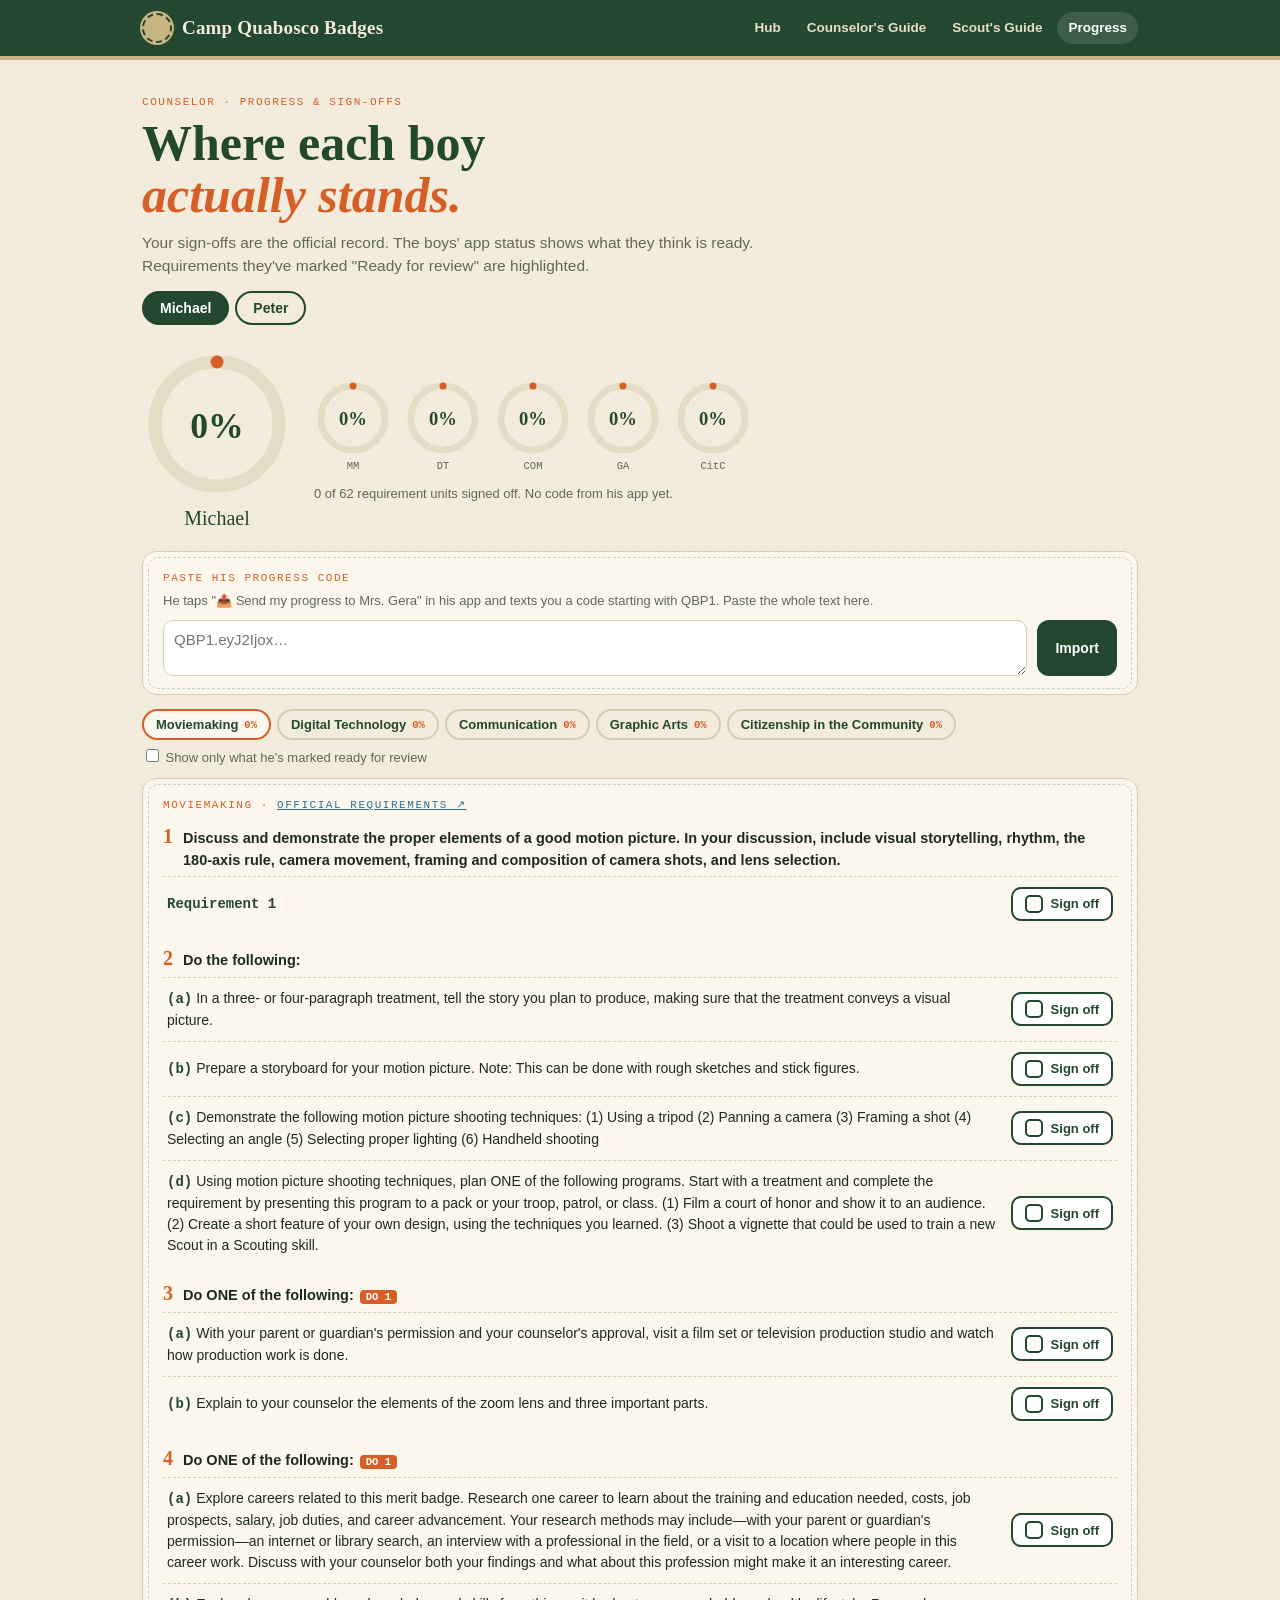
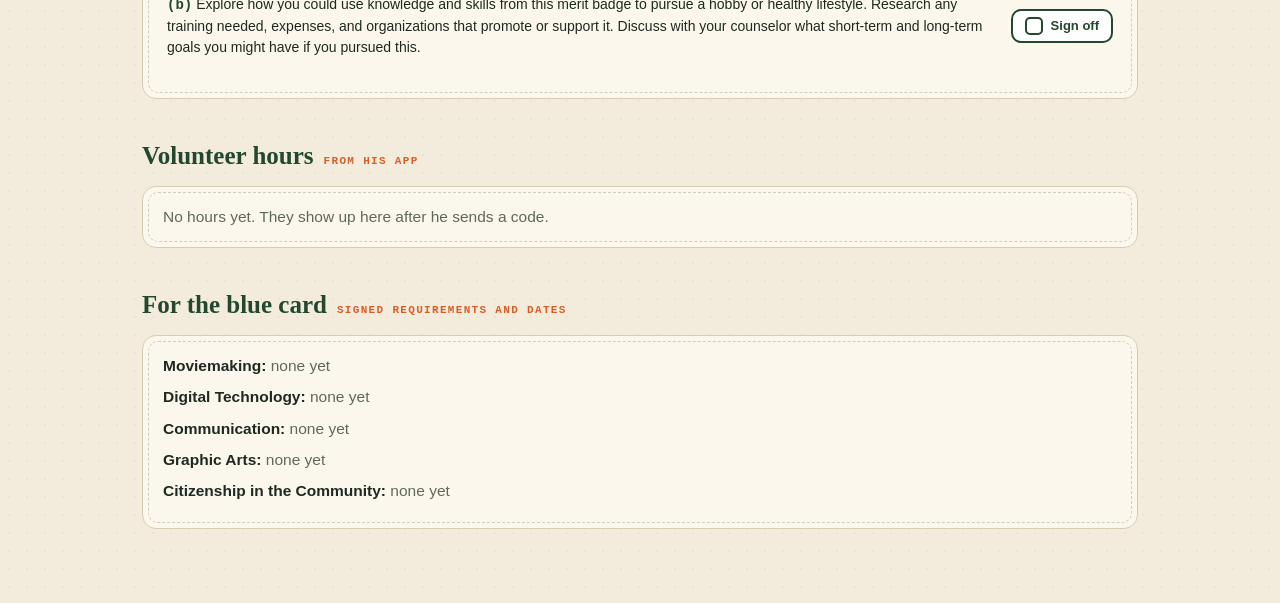
<file: progress.html>
<!DOCTYPE html>
<html lang="en">
<head>
<meta charset="UTF-8">
<meta name="viewport" content="width=device-width, initial-scale=1.0">
<title>Progress</title>
<link rel="stylesheet" href="shared.css">
<style>
.tabs{display:flex;gap:6px;flex-wrap:wrap;margin-top:14px}
.tabs button{font-family:var(--body);font-weight:700;font-size:14px;border:2px solid var(--forest);background:transparent;color:var(--forest);border-radius:22px;padding:7px 16px;cursor:pointer}
.tabs button.on{background:var(--forest);color:#fff}
.tabs.badges button{border-color:var(--line);font-size:13px;padding:6px 12px;display:flex;align-items:center;gap:6px}
.tabs.badges button.on{background:var(--card);color:var(--forest);border-color:var(--orange)}
.tabs.badges .p{font-family:var(--mono);font-size:10.5px;color:var(--orange)}
.top{display:grid;grid-template-columns:auto minmax(0,1fr);gap:22px;align-items:center;margin-top:16px}
@media(max-width:640px){.top{grid-template-columns:1fr;justify-items:center}}
.brings{display:flex;gap:12px;flex-wrap:wrap}
.bring{text-align:center;cursor:pointer}
.bring small{display:block;font-family:var(--mono);font-size:10.5px;color:var(--muted);margin-top:2px}
.grp{margin-bottom:12px}
.grp-h{display:flex;gap:10px;align-items:baseline;margin-bottom:4px}
.grp-h .num{font-family:var(--display);font-size:20px;font-weight:700;color:var(--orange);flex:0 0 auto}
.grp-h .st{font-size:14.5px;font-weight:600}
.pick{font-family:var(--mono);font-size:10.5px;font-weight:700;background:var(--orange);color:#fff;border-radius:4px;padding:1px 6px;margin-left:6px;white-space:nowrap}
.rq{display:grid;grid-template-columns:minmax(0,1fr) auto;gap:12px;align-items:center;padding:10px 4px;border-top:1px dashed var(--line)}
.rq .t{font-size:14px}
.rq .t .id{font-family:var(--mono);font-weight:700;color:var(--forest);margin-right:4px}
.rq .boy{margin-top:4px;display:flex;gap:6px;flex-wrap:wrap;align-items:center}
.st-chip{font-family:var(--mono);font-size:10.5px;font-weight:700;border-radius:10px;padding:2px 8px}
.st-todo{background:#ece5d3;color:#7a7360}.st-doing{background:#dbe7ef;color:#2f6f8f}.st-ready{background:#fbe2d3;color:#a5371a}.st-signed{background:#dbe8d4;color:#23472f}
.boynote{font-size:12px;color:var(--muted);font-style:italic}
.sbtn{font-family:var(--body);font-weight:700;font-size:13px;border:2px solid var(--forest);background:#fff;color:var(--forest);border-radius:10px;padding:6px 12px;cursor:pointer;white-space:nowrap;display:flex;align-items:center;gap:8px}
.sbtn .box{flex:0 0 18px;width:18px;height:18px;border-radius:5px;margin:0}
.sbtn.on{background:var(--forest);color:#fff}
.sbtn.on .box{background:#fff}.sbtn.on .box svg{stroke:var(--forest);stroke-dashoffset:0}
.rq.ready{background:#fff4ec;border-radius:8px}
.imp{display:grid;grid-template-columns:minmax(0,1fr) auto;gap:10px}
@media(max-width:640px){.imp{grid-template-columns:1fr}}
table.hrs{width:100%;border-collapse:collapse;font-size:13.5px}
table.hrs th{text-align:left;font-family:var(--mono);font-size:10.5px;text-transform:uppercase;color:var(--muted);border-bottom:2px solid var(--forest);padding:5px}
table.hrs td{padding:6px 5px;border-bottom:1px dashed var(--line)}
.filter{display:flex;gap:8px;align-items:center;font-size:13px;color:var(--muted);margin:6px 0 10px}
</style>
</head>
<body>
<div class="topbar" id="topbar"></div>
<div class="wrap">
  <div class="hero">
    <div class="eyebrow">Counselor · Progress & sign-offs</div>
    <h1 class="title">Where each boy<br><em>actually stands.</em></h1>
    <p class="lede">Your sign-offs are the official record. The boys' app status shows what they think is ready. Requirements they've marked "Ready for review" are highlighted.</p>
    <div class="tabs noprint" id="scoutTabs"></div>
  </div>

  <div class="top">
    <div id="bigRing"></div>
    <div>
      <div class="brings" id="badgeRings"></div>
      <div class="small muted" id="impInfo" style="margin-top:10px"></div>
    </div>
  </div>

  <div class="patch noprint" style="margin-top:18px">
    <div class="eyebrow">Paste his progress code</div>
    <p class="small muted" style="margin:4px 0 10px">He taps "📤 Send my progress to Mrs. Gera" in his app and texts you a code starting with QBP1. Paste the whole text here.</p>
    <div class="imp"><textarea id="code" rows="2" placeholder="QBP1.eyJ2Ijox…"></textarea><button class="btn" id="impBtn">Import</button></div>
  </div>

  <div class="tabs badges noprint" id="badgeTabs"></div>
  <div class="filter noprint"><label><input type="checkbox" id="onlyReady"> Show only what he's marked ready for review</label></div>
  <div class="patch" id="reqs"></div>

  <h2 class="sec">Volunteer hours <small>From his app</small></h2>
  <div class="patch" id="hours"></div>

  <h2 class="sec">For the blue card <small>Signed requirements and dates</small></h2>
  <div class="patch" id="card"></div>
</div>
<script src="data1.js"></script>
<script src="data2.js"></script>
<script src="sessions.js"></script>
<script src="common.js"></script>
<script>
(function(){
  var U=HUB,H=U.H;U.nav("progress");
  var q=new URLSearchParams(location.search);
  var cur=(q.get("scout")||"michael").toLowerCase();if(!H.sign[cur])cur="michael";
  var curB=q.get("b")||BADGES[0].id;
  var TICK="<span class='box'><svg viewBox='0 0 24 24'><path d='M5 12.5l4.5 4.5L19 7.5'/></svg></span>";
  var LBL={todo:"To do",doing:"Working on it",ready:"Ready for review",signed:"He says signed"};
  function name(){return cur==="michael"?"Michael":"Peter";}
  function boySt(k){var im=H.imports[cur];return im&&im.st?im.st[k]||"todo":null;}

  function render(){
    document.getElementById("scoutTabs").innerHTML=U.SCOUTS.map(function(s){return "<button data-s='"+s.id+"' class='"+(s.id===cur?"on":"")+"'>"+s.name+"</button>";}).join("");
    var need=0,got=0,rings="",tabs="";
    U.badgesFor(cur).forEach(function(b){var u=U.units(b,U.signed(cur));need+=u.need;got+=u.got;
      var ready=0;b.reqs.forEach(function(g){g.items.forEach(function(it){var k=b.id+"__"+it[0];if(boySt(k)==="ready"&&!H.sign[cur][k])ready++;});});
      rings+="<div class='bring' data-b='"+b.id+"'>"+U.ring(u.pct,78,7)+"<small>"+U.shortName(b.id)+"</small></div>";
      tabs+="<button data-b='"+b.id+"' class='"+(b.id===curB?"on":"")+"'>"+U.esc(b.name)+" <span class='p'>"+u.pct+"%"+(ready?" · "+ready+" ready":"")+"</span></button>";});
    var pct=need?Math.round(got/need*100):0;
    document.getElementById("bigRing").innerHTML=U.ring(pct,150,13)+"<div style='text-align:center;font-family:var(--display);font-size:20px;color:var(--forest);margin-top:4px'>"+name()+"</div>";
    document.getElementById("badgeRings").innerHTML=rings;
    document.getElementById("badgeTabs").innerHTML=tabs;
    var im=H.imports[cur];
    document.getElementById("impInfo").textContent=got+" of "+need+" requirement units signed off. "+(im?"Last code from his app: "+new Date(im.at).toLocaleString()+".":"No code from his app yet.");

    var mine=U.badgesFor(cur);var b=mine.filter(function(x){return x.id===curB;})[0];if(!b){b=mine[0];curB=b.id;}
    var only=document.getElementById("onlyReady").checked;
    var h="<div class='eyebrow' style='margin-bottom:8px'>"+U.esc(b.name)+(b.eagle?" · Eagle-required":"")+" · <a href='"+b.link+"' target='_blank' rel='noopener'>official requirements ↗</a></div>";
    b.reqs.forEach(function(g){
      var rows="";
      g.items.forEach(function(it){
        var k=b.id+"__"+it[0],sd=H.sign[cur][k],bs=boySt(k);
        if(only&&!(bs==="ready"&&!sd))return;
        var nt=im&&im.nt?im.nt[k]:"";
        rows+="<div class='rq"+(bs==="ready"&&!sd?" ready":"")+"'><div><div class='t'>"+(it[1]?"<span class='id'>("+U.esc(it[0].replace(/^\d+/,""))+")</span>"+U.esc(it[1]):"<span class='id'>Requirement "+U.esc(g.n)+"</span>")+"</div>"+
          (bs?"<div class='boy'><span class='st-chip st-"+bs+"'>"+LBL[bs]+"</span>"+(nt?"<span class='boynote'>“"+U.esc(nt)+"”</span>":"")+"</div>":"")+"</div>"+
          "<button class='sbtn"+(sd?" on":"")+"' data-k='"+k+"'>"+TICK+(sd?"Signed "+U.esc(sd):"Sign off")+"</button></div>";
      });
      if(!rows)return;
      h+="<div class='grp'><div class='grp-h'><span class='num'>"+U.esc(g.n)+"</span><span class='st'>"+U.esc(g.h)+(g.pick?"<span class='pick'>DO "+g.pick+"</span>":"")+"</span></div>"+rows+"</div>";
    });
    if(only&&h.indexOf("class='rq")<0)h+="<p class='muted'>Nothing marked ready for review in this badge.</p>";
    document.getElementById("reqs").innerHTML=h;

    var hr=im&&im.hours||[];
    if(!hr.length)document.getElementById("hours").innerHTML="<p class='muted' style='margin:0'>No hours yet. They show up here after he sends a code.</p>";
    else{var tot=hr.reduce(function(a,x){return a+(+x.hrs||0);},0);
      document.getElementById("hours").innerHTML="<table class='hrs'><thead><tr><th>Date</th><th>Task</th><th>Hours</th><th>Supervisor</th></tr></thead><tbody>"+
        hr.slice().sort(function(a,c){return a.date<c.date?-1:1;}).map(function(x){return "<tr><td>"+U.esc(x.date)+"</td><td>"+U.esc(x.task)+"</td><td>"+U.esc(x.hrs)+"</td><td>"+U.esc(x.who)+"</td></tr>";}).join("")+
        "</tbody></table><p style='margin:10px 0 0;font-weight:700;color:var(--forest)'>Total: "+(Math.round(tot*100)/100)+" of 8 hours"+(tot>=8?" ✓":"")+"</p>";}

    var card="";
    U.badgesFor(cur).forEach(function(bb){var list=[];bb.reqs.forEach(function(g){g.items.forEach(function(it){var d=H.sign[cur][bb.id+"__"+it[0]];if(d)list.push(it[0]+" ("+d+")");});});
      card+="<p style='margin:0 0 8px'><b>"+U.esc(bb.name)+":</b> "+(list.length?U.esc(list.join(", ")):"<span class='muted'>none yet</span>")+"</p>";});
    document.getElementById("card").innerHTML=card;
  }

  document.addEventListener("click",function(e){
    var t;
    if(t=e.target.closest("#scoutTabs button")){cur=t.getAttribute("data-s");history.replaceState(null,"","?scout="+cur+"&b="+curB);render();return;}
    if(t=e.target.closest("[data-b]")){curB=t.getAttribute("data-b");history.replaceState(null,"","?scout="+cur+"&b="+curB);render();document.getElementById("badgeTabs").scrollIntoView({behavior:"smooth",block:"start"});return;}
    if(t=e.target.closest(".sbtn")){var k=t.getAttribute("data-k");
      if(H.sign[cur][k]){if(!confirm("Remove this sign-off?"))return;delete H.sign[cur][k];}
      else{H.sign[cur][k]=new Date().toLocaleDateString();U.toast("Signed off ✓");}
      U.save();render();}
  });
  document.getElementById("onlyReady").addEventListener("change",render);
  document.getElementById("impBtn").addEventListener("click",function(){
    var el=document.getElementById("code");
    try{var d=U.readCode(el.value);
      var who=d.scout&&H.sign[d.scout]?d.scout:cur;
      if(d.scout&&d.scout!==cur&&!confirm("This code is from "+(who==="michael"?"Michael":"Peter")+". Import it to his page?"))return;
      H.imports[who]=d;U.save();cur=who;el.value="";render();U.toast("Imported "+(who==="michael"?"Michael":"Peter")+"'s progress");
    }catch(err){alert("That doesn't look like a progress code. Make sure you pasted the whole thing, starting with QBP1.");}
  });
  render();
})();
</script>
</body>
</html>
</file>
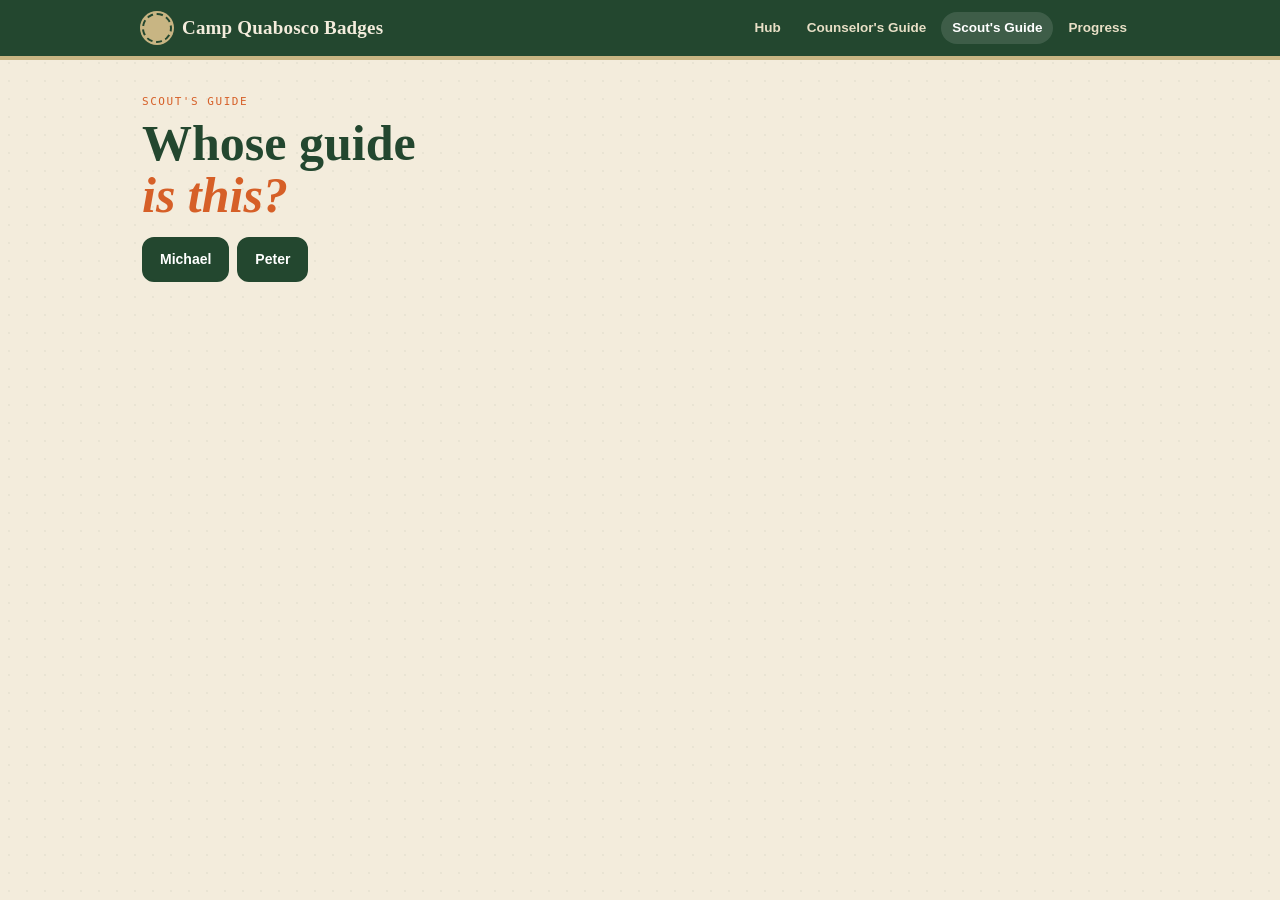
<file: scout.html>
<!DOCTYPE html>
<html lang="en">
<head>
<meta charset="UTF-8">
<meta name="viewport" content="width=device-width, initial-scale=1.0">
<title>Scout's Guide</title>
<link rel="stylesheet" href="shared.css">
<style>
.who{display:flex;gap:8px;margin-top:16px}
.who a{text-decoration:none}
.big{display:flex;gap:18px;align-items:center;margin-top:16px}
.big .bar{flex:1;height:14px}
.sess{margin-bottom:16px}
.sess-h{display:flex;align-items:center;gap:14px;cursor:pointer}
.sess-h .n{flex:0 0 46px;height:46px;border-radius:50%;display:grid;place-items:center;font-family:var(--display);font-size:22px;font-weight:700;background:var(--khaki);color:var(--forest)}
.sess.camp .sess-h .n{background:var(--forest);color:#fff}
.sess.full .sess-h .n{background:var(--orange);color:#fff}
.sess-h h3{margin:0;font-family:var(--display);font-size:21px;color:var(--forest);font-weight:600}
.sess-h p{margin:2px 0 0;font-size:13px;color:var(--muted)}
.sess-h .pc{margin-left:auto;font-family:var(--mono);font-size:12px;font-weight:700;color:var(--orange);white-space:nowrap}
.sess-b{display:none;margin-top:14px}
.sess.open .sess-b{display:grid}
.col h4{font-family:var(--mono);font-size:11px;letter-spacing:.1em;text-transform:uppercase;color:var(--orange);margin:0 0 4px;display:flex;justify-content:space-between}
.done-means{display:grid;grid-template-columns:repeat(4,minmax(0,1fr));gap:12px}
@media(max-width:820px){.done-means{grid-template-columns:1fr 1fr}}
.dm{text-align:center;padding:16px 12px}
.dm .e{font-size:28px}
.dm b{display:block;font-family:var(--display);font-size:17px;color:var(--forest);margin:4px 0}
.dm span{font-size:13px;color:var(--muted)}
.cele{display:none;text-align:center;font-family:var(--display);font-size:20px;color:var(--orange);margin-top:10px}
.cele.on{display:block;animation:pop .5s ease}
</style>
</head>
<body>
<div class="topbar" id="topbar"></div>
<div class="wrap">
  <div class="hero" id="hero"></div>
  <div id="body"></div>
</div>
<script src="data1.js"></script>
<script src="data2.js"></script>
<script src="sessions.js"></script>
<script src="common.js"></script>
<script>
(function(){
  var U=HUB,H=U.H;U.nav("scout");
  var sid=(new URLSearchParams(location.search).get("scout")||"").toLowerCase();
  var sc=U.SCOUTS.filter(function(x){return x.id===sid;})[0];
  var hero=document.getElementById("hero"),body=document.getElementById("body");
  if(!sc){
    hero.innerHTML="<div class='eyebrow'>Scout's Guide</div><h1 class='title'>Whose guide<br><em>is this?</em></h1><div class='who'>"+
      U.SCOUTS.map(function(x){return "<a class='btn' href='scout.html?scout="+x.id+"'>"+x.name+"</a>";}).join("")+"</div>";
    return;
  }
  document.title=sc.name+"'s Scout Guide";
  var cols=[["do","At the meeting"],["before","Before next time"],["bring","Bring"]];
  function lid(s,c){return "sg-"+sc.id+"-"+s.id+"-"+c;}
  var SW=(window.SWAP||{})[sc.id]||{};
  function items(s,c){return (s.scout[c]||[]).map(function(t){return t in SW?SW[t]:t;}).filter(function(t){return t;});}
  var MYOUT=OUTSIDE.filter(function(o){return o.r.some(function(k){return U.hasBadge(sc.id,k);});});
  function sessCount(s){var n=0,d=0;cols.forEach(function(c){var a=items(s,c[0]);n+=a.length;d+=Object.keys(H.chk[lid(s,c[0])]||{}).length;});return [d,n];}
  function total(){var n=0,d=0;SESSIONS.forEach(function(s){var c=sessCount(s);d+=c[0];n+=c[1];});return [d,n];}

  hero.innerHTML="<div class='eyebrow'>Scout's Guide · "+sc.name+"</div><h1 class='title'>"+sc.name+"'s field book<br><em>for Camp Quabosco.</em></h1>"+
    "<p class='lede'>"+(sc.id==="peter"?"You already have Moviemaking, so you're the crew on Michael's film. ":"")+"Eight work days. Check things off as you go. Your badge sign-offs live in your app; this page is your to-do list for each day.</p>"+
    "<div class='big'><div class='bar'><i id='bigbar'></i></div><span class='count' id='bigtxt'></span></div>"+
    "<div class='who noprint'><a class='btn small' href='app/index.html?scout="+sc.id+"'>📱 Open my badge app</a></div>";

  var firstOpen=SESSIONS.findIndex(function(s){var c=sessCount(s);return c[0]<c[1];});
  var h="<h2 class='sec'>What “done” means <small>Read this once</small></h2><div class='done-means'>"+
    "<div class='patch dm'><div class='e'>🙋</div><b>You did it yourself</b><span>Watching your friend do it doesn't count for you.</span></div>"+
    "<div class='patch dm'><div class='e'>🗣️</div><b>You said it out loud</b><span>“Discuss” means you talk, not just nod.</span></div>"+
    "<div class='patch dm'><div class='e'>📁</div><b>It's in your folder</b><span>Files, photos, notes. If you can't show it, it isn't done.</span></div>"+
    "<div class='patch dm'><div class='e'>✍️</div><b>Mrs. Gera signed it</b><span>Mark it “Ready for review” in your app, then she checks it.</span></div></div>";
  h+="<h2 class='sec'>Your eight work days</h2>";
  SESSIONS.forEach(function(s,i){
    var c=sessCount(s),camp=s.kind==="Camp";
    h+="<div class='patch sess"+(camp?" camp":"")+(c[0]===c[1]&&c[1]?" full":"")+(i===firstOpen?" open":"")+"' data-s='"+s.id+"'>"+
      "<div class='sess-h'><span class='n'>"+s.n+"</span><div><h3>"+U.esc(s.title)+"</h3><p><span class='tag "+(camp?"camp":"home")+"'>"+(camp?"At camp":"At home")+"</span> "+U.esc(s.len)+"</p></div><span class='pc'>"+c[0]+"/"+c[1]+"</span></div>"+
      "<div class='sess-b grid g3'>";
    cols.forEach(function(cc){var a=items(s,cc[0]);
      h+="<div class='col'><h4>"+cc[1]+" <span data-count-for='"+lid(s,cc[0])+"'></span></h4>"+
        (a.length?"<ul class='check' data-list='"+lid(s,cc[0])+"'>"+a.map(function(t){return "<li>"+U.esc(t)+"</li>";}).join("")+"</ul>":"<p class='small muted'>Nothing extra.</p>")+"</div>";});
    h+="</div><div class='cele'>Day "+s.n+" complete! 🎉</div></div>";
  });
  h+="<h2 class='sec'>Outside the work days <small>Troop & town</small> <span class='count' style='margin-left:auto' data-count-for='sg-"+sc.id+"-outside'></span></h2><div class='patch'><ul class='check' data-list='sg-"+sc.id+"-outside'>"+
    MYOUT.map(function(o){return "<li>"+U.esc(o.t)+"</li>";}).join("")+"</ul></div>";
  body.innerHTML=h;

  function refresh(){
    var t=total(),p=t[1]?Math.round(t[0]/t[1]*100):0;
    document.getElementById("bigbar").style.width=p+"%";
    document.getElementById("bigtxt").textContent=t[0]+" of "+t[1]+" checked";
    document.querySelectorAll(".sess").forEach(function(el){
      var s=SESSIONS.filter(function(x){return x.id===el.getAttribute("data-s");})[0],c=sessCount(s);
      var was=el.classList.contains("full"),now=c[0]===c[1]&&c[1]>0;
      el.querySelector(".pc").textContent=c[0]+"/"+c[1];el.classList.toggle("full",now);
      var ce=el.querySelector(".cele");ce.classList.toggle("on",now);
      if(now&&!was)U.toast("Day "+s.n+" done. Nice work, "+sc.name+"!");
    });
  }
  document.querySelectorAll(".sess-h").forEach(function(hd){hd.addEventListener("click",function(){hd.parentNode.classList.toggle("open");});});
  U.wireChecklists(document,refresh);refresh();
})();
</script>
</body>
</html>
</file>
<file: shared.css>
:root{
  --paper:#f3ecdc; --card:#fbf7ec; --ink:#1e2a21; --muted:#5f685c; --line:#d8cdb2;
  --forest:#23472f; --moss:#5d7a45; --khaki:#c8b583; --orange:#d65f27; --sky:#2f6f8f; --red:#a5371a;
  --display:"Iowan Old Style","Palatino Linotype",Palatino,"Book Antiqua",Georgia,serif;
  --body:"Avenir Next","Avenir","Segoe UI",-apple-system,sans-serif;
  --mono:"SF Mono",Menlo,Consolas,monospace;
}
*{box-sizing:border-box;-webkit-tap-highlight-color:transparent}
html,body{margin:0}
body{background:var(--paper);color:var(--ink);font-family:var(--body);font-size:15.5px;line-height:1.5;
  background-image:radial-gradient(rgba(35,71,47,.05) 1px,transparent 1px);background-size:18px 18px;padding-bottom:80px}
a{color:var(--sky)}
.wrap{max-width:1040px;margin:0 auto;padding:0 22px}

/* Top bar */
.topbar{background:var(--forest);color:var(--paper);border-bottom:4px solid var(--khaki)}
.topbar .wrap{display:flex;align-items:center;gap:18px;padding-top:12px;padding-bottom:12px;flex-wrap:wrap}
.brand{display:flex;align-items:center;gap:10px;color:var(--paper);text-decoration:none;font-family:var(--display);font-size:19px;font-weight:600;letter-spacing:.01em}
.brand .knot{width:30px;height:30px;border-radius:50%;background:var(--khaki);border:2px dashed var(--forest);box-shadow:0 0 0 2px var(--khaki)}
.nav{display:flex;gap:4px;flex-wrap:wrap;margin-left:auto}
.nav a{color:#e8dfc6;text-decoration:none;font-size:13.5px;font-weight:600;padding:6px 11px;border-radius:20px}
.nav a.on,.nav a:hover{background:rgba(255,255,255,.12);color:#fff}

/* Headings */
.eyebrow{font-family:var(--mono);font-size:11px;letter-spacing:.14em;text-transform:uppercase;color:var(--orange)}
h1.title{font-family:var(--display);font-size:clamp(32px,5vw,50px);line-height:1.04;color:var(--forest);margin:6px 0 10px;font-weight:600}
h1.title em{color:var(--orange)}
.lede{color:var(--muted);max-width:680px;margin:0}
h2.sec{font-family:var(--display);font-size:25px;color:var(--forest);margin:38px 0 12px;font-weight:600;display:flex;align-items:baseline;gap:10px}
h2.sec small{font-family:var(--mono);font-size:11px;color:var(--orange);letter-spacing:.12em;text-transform:uppercase}
.hero{padding:34px 0 8px}

/* Stitched patch cards */
.patch{background:var(--card);border:1px solid var(--line);border-radius:14px;position:relative;padding:18px 20px}
.patch::before{content:"";position:absolute;inset:5px;border:1.5px dashed rgba(35,71,47,.22);border-radius:10px;pointer-events:none}
.grid{display:grid;gap:14px}
.g2{grid-template-columns:repeat(2,minmax(0,1fr))}
.g3{grid-template-columns:repeat(3,minmax(0,1fr))}
.g4{grid-template-columns:repeat(4,minmax(0,1fr))}
@media(max-width:820px){.g2,.g3,.g4{grid-template-columns:1fr}}

/* Checklist */
.check{list-style:none;margin:0;padding:0}
.check li{display:flex;gap:12px;align-items:flex-start;padding:9px 2px;border-top:1px dashed var(--line);cursor:pointer;user-select:none}
.check li:first-child{border-top:0}
.box{flex:0 0 22px;width:22px;height:22px;border:2px solid var(--forest);border-radius:6px;display:grid;place-items:center;margin-top:1px;transition:background .15s,transform .15s;background:#fff}
.box svg{width:14px;height:14px;stroke:#fff;stroke-width:3.2;fill:none;stroke-linecap:round;stroke-linejoin:round;stroke-dasharray:24;stroke-dashoffset:24;transition:stroke-dashoffset .25s ease .05s}
.check li.done .box{background:var(--forest);transform:scale(1.06)}
.check li.done .box svg{stroke-dashoffset:0}
.check li.done .txt{color:#8b9187;text-decoration:line-through;text-decoration-color:rgba(35,71,47,.35)}
.check li.pop .box{animation:pop .35s ease}
@keyframes pop{0%{transform:scale(.8)}60%{transform:scale(1.25)}100%{transform:scale(1.06)}}
.txt{flex:1}
.count{font-family:var(--mono);font-size:11.5px;color:var(--orange);font-weight:700}

/* Chips and tags */
.chip{display:inline-flex;align-items:center;gap:4px;font-family:var(--mono);font-size:11px;font-weight:700;padding:2px 8px;border-radius:12px;border:1px solid var(--line);background:#fff;color:var(--forest);white-space:nowrap}
.tag{display:inline-block;font-family:var(--mono);font-size:10px;font-weight:700;letter-spacing:.05em;padding:2px 7px;border-radius:4px;text-transform:uppercase}
.tag.home{background:#e7d9b6;color:#5a4615}.tag.camp{background:var(--forest);color:#fff}

/* Progress bar + ring */
.bar{height:10px;background:#e5dcc6;border-radius:8px;overflow:hidden}
.bar i{display:block;height:100%;background:var(--orange);border-radius:8px;transition:width .5s}
.ring{display:block}

/* Buttons */
.btn{display:inline-flex;align-items:center;gap:8px;border:2px solid var(--forest);background:var(--forest);color:#fff;font-family:var(--body);font-weight:700;font-size:14px;padding:10px 16px;border-radius:12px;cursor:pointer;text-decoration:none}
.btn.ghost{background:transparent;color:var(--forest)}
.btn.small{padding:6px 11px;font-size:12.5px;border-radius:9px}

textarea,input[type=text],input[type=date]{font-family:var(--body);font-size:15px;border:1px solid var(--line);border-radius:10px;padding:10px;background:#fff;color:var(--ink);width:100%}

.muted{color:var(--muted)}
.small{font-size:13px}
.toast{position:fixed;left:50%;bottom:80px;transform:translateX(-50%) translateY(20px);background:var(--ink);color:#fff;padding:10px 16px;border-radius:20px;font-size:14px;opacity:0;transition:.25s;pointer-events:none;z-index:50}
.toast.on{opacity:1;transform:translateX(-50%) translateY(0)}

@media print{
  body{background-image:none;padding-bottom:0}
  .topbar,.noprint,.nav{display:none!important}
  .patch{break-inside:avoid}
  .check li{cursor:default}
}
</file>
